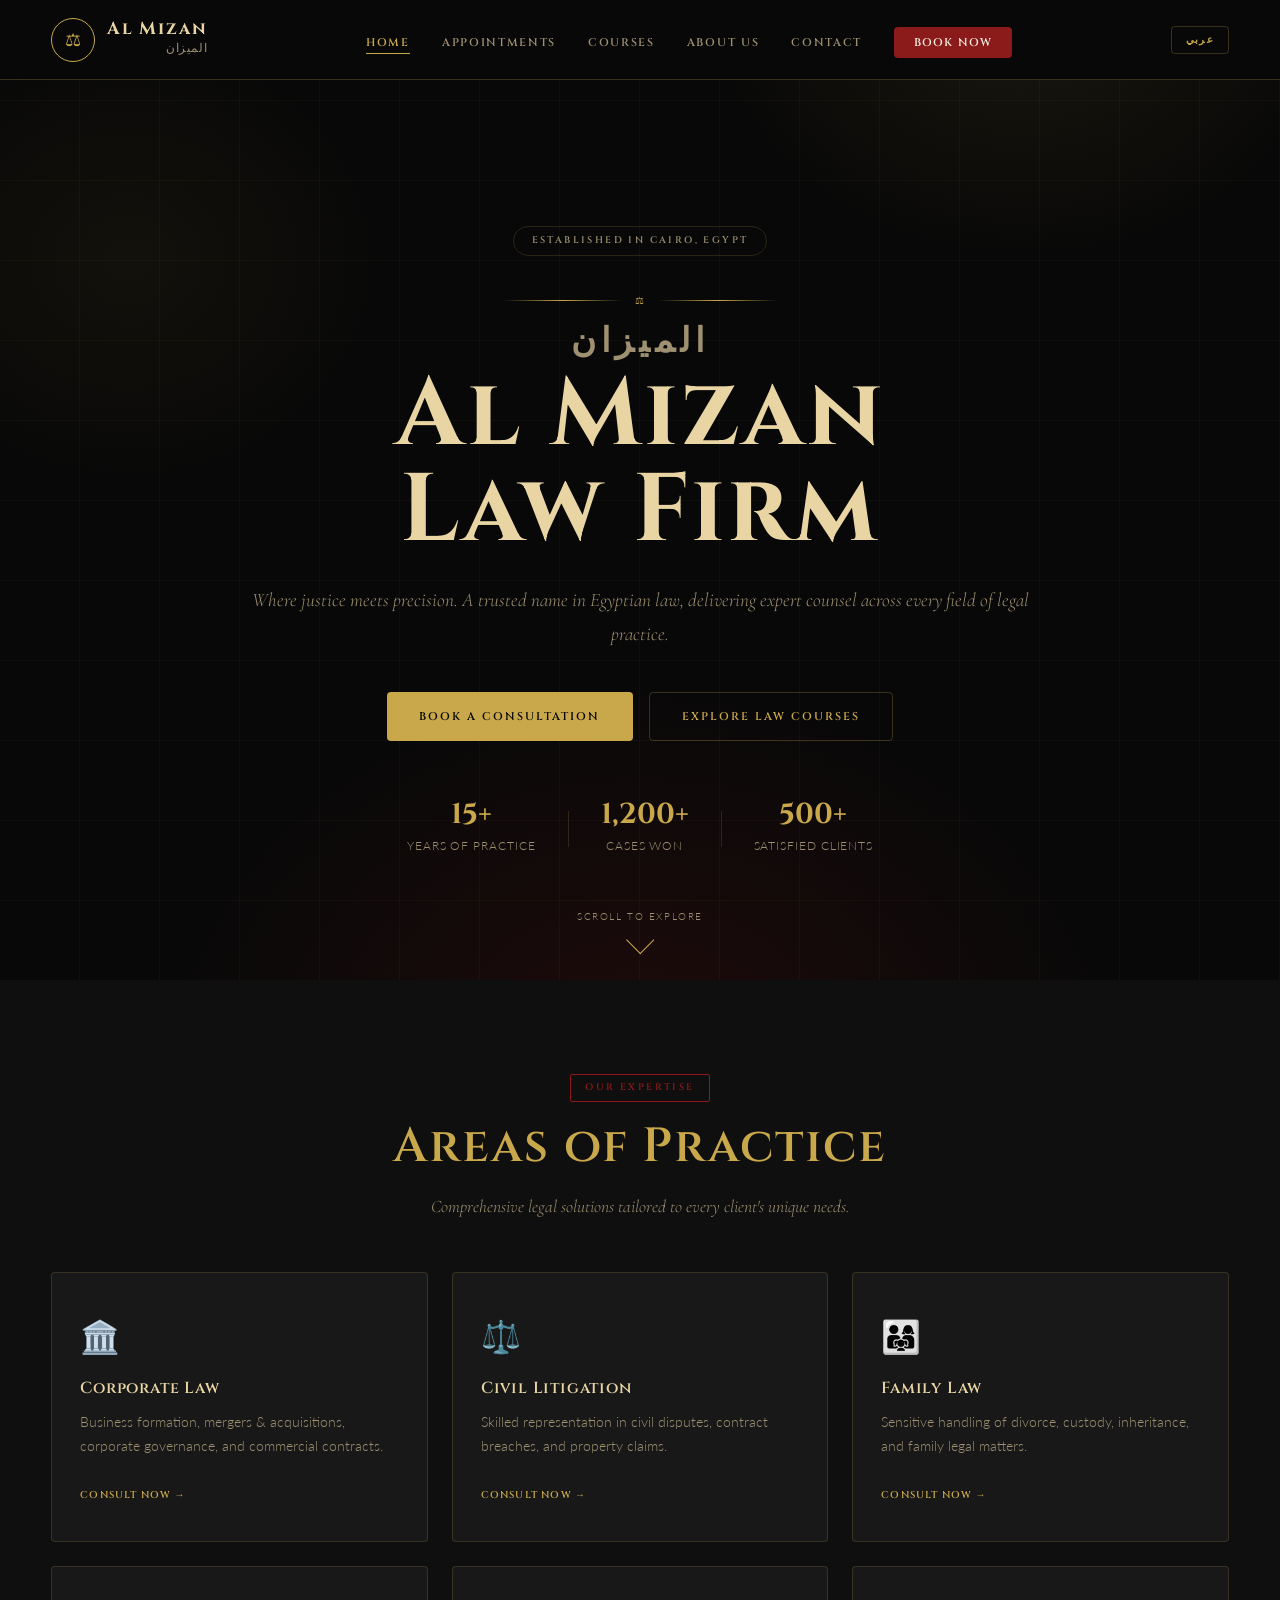
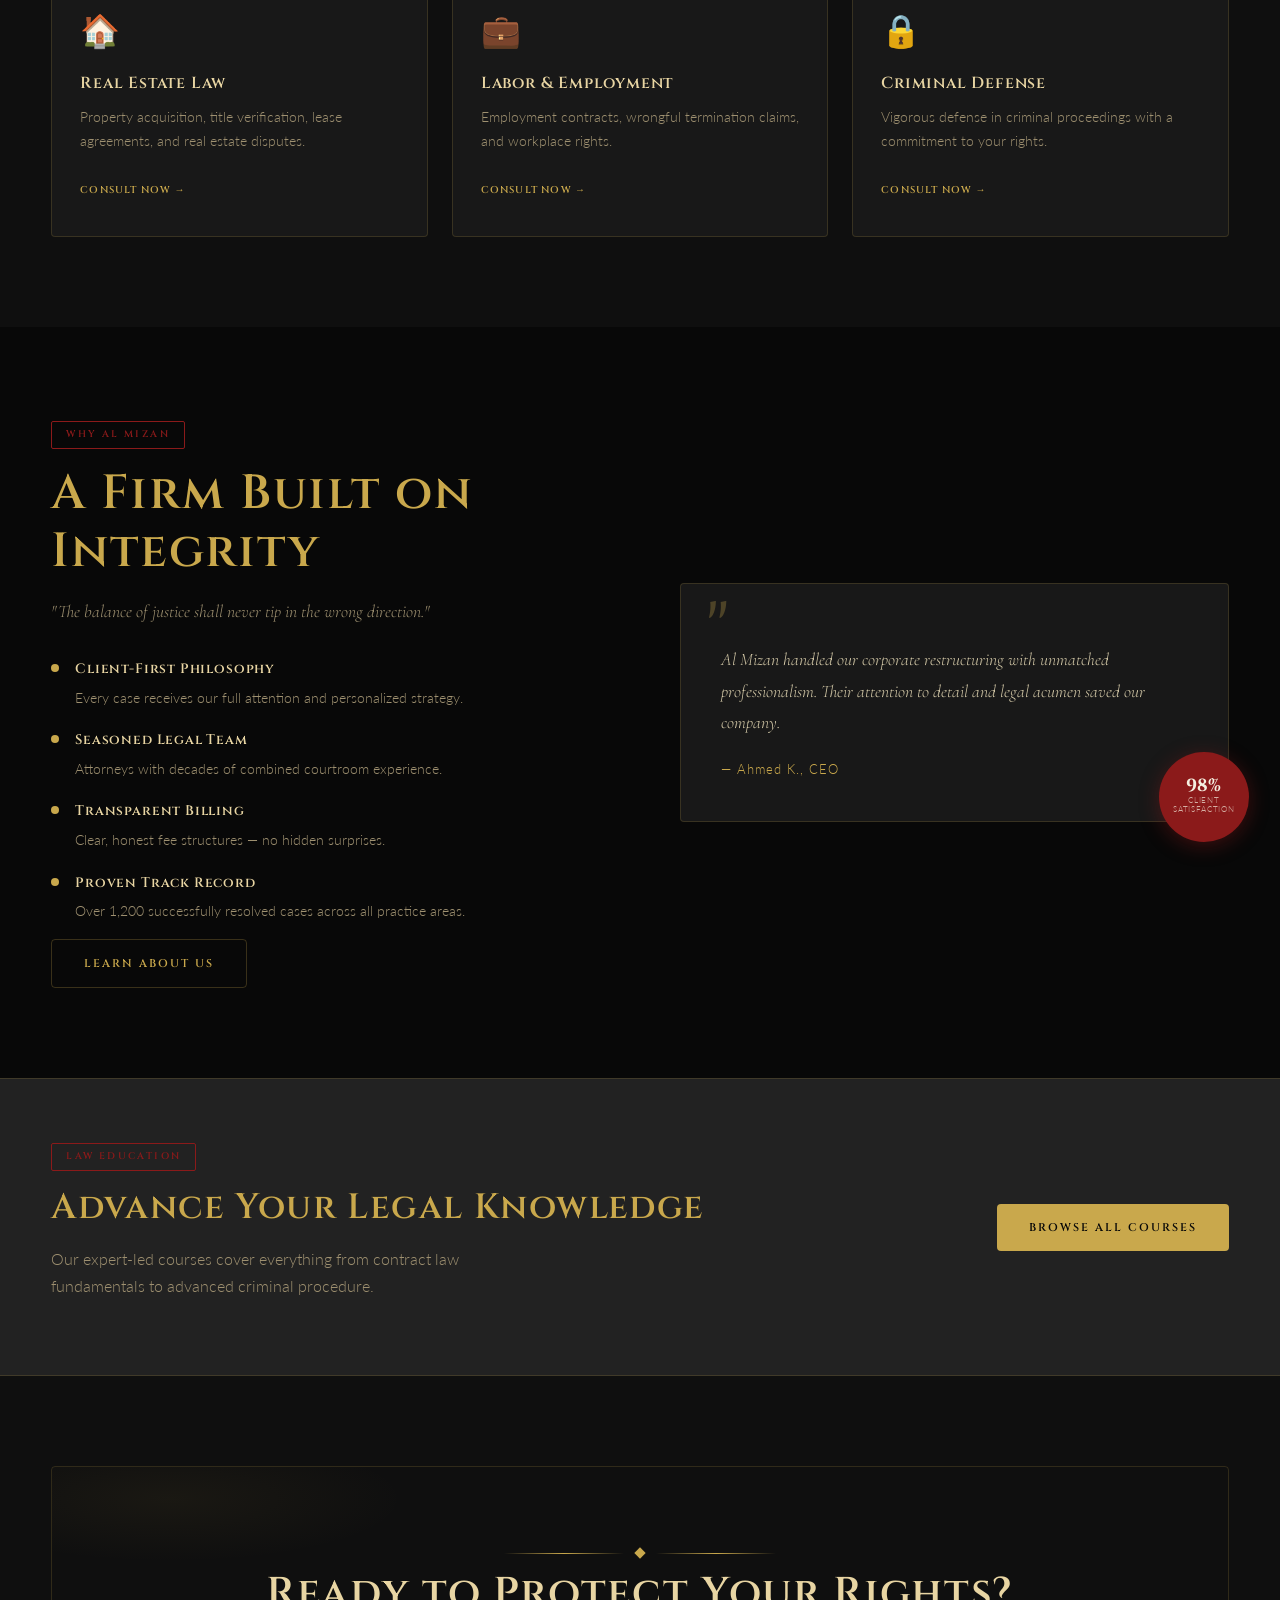
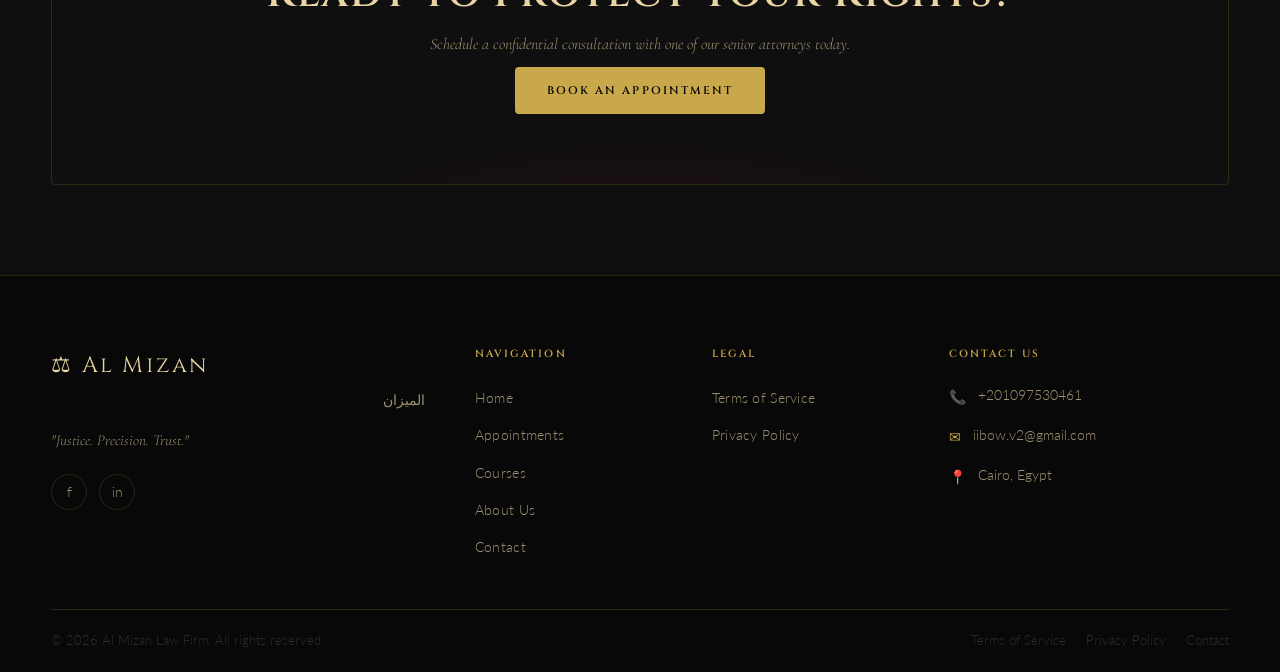
<file: index.html>
<!DOCTYPE html>
<html lang="en" dir="ltr">
<head>
  <meta charset="UTF-8"/>
  <meta name="viewport" content="width=device-width, initial-scale=1.0"/>
  <title>Al Mizan Law Firm — Justice. Precision. Trust.</title>
  <meta name="description" content="Al Mizan is a premier law firm in Egypt offering expert legal counsel."/>
  <link rel="stylesheet" href="css/main.css"/>
  <link rel="stylesheet" href="css/home.css"/>
</head>
<body>
<div class="page-wrap">

  <section class="hero" id="hero">
    <div class="hero-bg"></div>
    <div class="hero-content">
      <div class="hero-badge" data-i18n="hero_badge">Established in Cairo, Egypt</div>
      <div class="ornament">
        <div class="ornament-line"></div><span>⚖</span><div class="ornament-line"></div>
      </div>
      <h1 class="hero-title">
        <span class="hero-title-ar">الميزان</span>
        <span data-i18n-html="hero_title">Al Mizan<br/>Law Firm</span>
      </h1>
      <p class="hero-sub" data-i18n="hero_sub">Where justice meets precision. A trusted name in Egyptian law, delivering expert counsel across every field of legal practice.</p>
      <div class="hero-actions">
        <a href="appointments.html" class="btn btn-gold" data-i18n="hero_cta1">Book a Consultation</a>
        <a href="courses.html" class="btn btn-outline" data-i18n="hero_cta2">Explore Law Courses</a>
      </div>
      <div class="hero-stats">
        <div class="hero-stat">
          <span class="hero-stat-num" data-i18n="hero_stat1_num">15+</span>
          <span class="hero-stat-label" data-i18n="hero_stat1_lbl">Years of Practice</span>
        </div>
        <div class="hero-stat-div"></div>
        <div class="hero-stat">
          <span class="hero-stat-num" data-i18n="hero_stat2_num">1,200+</span>
          <span class="hero-stat-label" data-i18n="hero_stat2_lbl">Cases Won</span>
        </div>
        <div class="hero-stat-div"></div>
        <div class="hero-stat">
          <span class="hero-stat-num" data-i18n="hero_stat3_num">500+</span>
          <span class="hero-stat-label" data-i18n="hero_stat3_lbl">Satisfied Clients</span>
        </div>
      </div>
    </div>
    <div class="hero-scroll-hint">
      <span data-i18n="hero_scroll">Scroll to Explore</span>
      <div class="scroll-arrow"></div>
    </div>
  </section>

  <section class="section" id="services">
    <div class="container">
      <div class="text-center">
        <div class="section-tag" data-i18n="tag_expertise">Our Expertise</div>
        <h2 class="section-title"><span data-i18n="services_title">Areas of</span> <span data-i18n="services_title_sp">Practice</span></h2>
        <p class="section-sub" style="margin:0 auto 50px;" data-i18n="services_sub">Comprehensive legal solutions tailored to every client's unique needs.</p>
      </div>
      <div class="services-grid">
        <div class="service-card"><div class="service-icon">🏛️</div><h3 data-i18n="svc1_title">Corporate Law</h3><p data-i18n="svc1_desc">Business formation, mergers & acquisitions, corporate governance, and commercial contracts.</p><a href="appointments.html" class="service-link" data-i18n="consult_now">Consult Now →</a></div>
        <div class="service-card"><div class="service-icon">⚖️</div><h3 data-i18n="svc2_title">Civil Litigation</h3><p data-i18n="svc2_desc">Skilled representation in civil disputes, contract breaches, and property claims before Egyptian courts.</p><a href="appointments.html" class="service-link" data-i18n="consult_now">Consult Now →</a></div>
        <div class="service-card"><div class="service-icon">👨‍👩‍👧</div><h3 data-i18n="svc3_title">Family Law</h3><p data-i18n="svc3_desc">Sensitive handling of divorce, custody, inheritance, and family legal matters with discretion.</p><a href="appointments.html" class="service-link" data-i18n="consult_now">Consult Now →</a></div>
        <div class="service-card"><div class="service-icon">🏠</div><h3 data-i18n="svc4_title">Real Estate Law</h3><p data-i18n="svc4_desc">Property acquisition, title verification, lease agreements, and real estate dispute resolution.</p><a href="appointments.html" class="service-link" data-i18n="consult_now">Consult Now →</a></div>
        <div class="service-card"><div class="service-icon">💼</div><h3 data-i18n="svc5_title">Labor & Employment</h3><p data-i18n="svc5_desc">Employment contracts, wrongful termination claims, and workplace rights under Egyptian Labor Law.</p><a href="appointments.html" class="service-link" data-i18n="consult_now">Consult Now →</a></div>
        <div class="service-card"><div class="service-icon">🔒</div><h3 data-i18n="svc6_title">Criminal Defense</h3><p data-i18n="svc6_desc">Vigorous defense in criminal proceedings with a commitment to protecting your rights and liberty.</p><a href="appointments.html" class="service-link" data-i18n="consult_now">Consult Now →</a></div>
      </div>
    </div>
  </section>

  <section class="section why-section">
    <div class="container why-wrap">
      <div class="why-text">
        <div class="section-tag" data-i18n="tag_why">Why Al Mizan</div>
        <h2 class="section-title"><span data-i18n="why_title">A Firm Built on</span> <span data-i18n="why_title_sp">Integrity</span></h2>
        <p class="section-sub" style="font-style:italic;color:var(--muted);margin-bottom:32px;" data-i18n="why_quote_txt">"The balance of justice shall never tip in the wrong direction."</p>
        <div class="why-items">
          <div class="why-item"><div class="why-dot"></div><div><strong data-i18n="why1_title">Client-First Philosophy</strong><p data-i18n="why1_desc">Every case receives our full attention and personalized strategy.</p></div></div>
          <div class="why-item"><div class="why-dot"></div><div><strong data-i18n="why2_title">Seasoned Legal Team</strong><p data-i18n="why2_desc">Attorneys with decades of combined courtroom experience.</p></div></div>
          <div class="why-item"><div class="why-dot"></div><div><strong data-i18n="why3_title">Transparent Billing</strong><p data-i18n="why3_desc">Clear, honest fee structures — no hidden surprises.</p></div></div>
          <div class="why-item"><div class="why-dot"></div><div><strong data-i18n="why4_title">Proven Track Record</strong><p data-i18n="why4_desc">Over 1,200 successfully resolved cases across all practice areas.</p></div></div>
        </div>
        <a href="about.html" class="btn btn-outline" style="margin-top:16px;" data-i18n="why_learn">Learn About Us</a>
      </div>
      <div class="why-visual">
        <div class="why-card-big">
          <div class="why-quote">"</div>
          <p data-i18n="why_testimonial">Al Mizan handled our corporate restructuring with unmatched professionalism.</p>
          <div class="why-client" data-i18n="why_client">— Ahmed K., CEO</div>
        </div>
        <div class="why-badge-wrap">
          <div class="why-badge">
            <span class="why-badge-num">98%</span>
            <span class="why-badge-lbl" data-i18n="why_badge_lbl">Client Satisfaction</span>
          </div>
        </div>
      </div>
    </div>
  </section>

  <section class="courses-cta section-sm">
    <div class="container courses-cta-wrap">
      <div>
        <div class="section-tag" data-i18n="tag_education">Law Education</div>
        <h2 class="section-title" style="font-size:clamp(1.5rem,3vw,2.2rem);"><span data-i18n="courses_cta_title">Advance Your Legal</span> <span data-i18n="courses_cta_sp">Knowledge</span></h2>
        <p style="color:var(--muted);max-width:480px;" data-i18n="courses_cta_sub">Our expert-led courses cover everything from contract law fundamentals to advanced criminal procedure.</p>
      </div>
      <a href="courses.html" class="btn btn-gold" style="flex-shrink:0;" data-i18n="courses_browse">Browse All Courses</a>
    </div>
  </section>

  <section class="section book-cta">
    <div class="container">
      <div class="book-cta-inner">
        <div class="book-cta-bg"></div>
        <div class="book-cta-content">
          <div class="ornament"><div class="ornament-line"></div><div class="ornament-diamond"></div><div class="ornament-line"></div></div>
          <h2 data-i18n="book_cta_title">Ready to Protect Your Rights?</h2>
          <p data-i18n="book_cta_sub">Schedule a confidential consultation with one of our senior attorneys today.</p>
          <a href="appointments.html" class="btn btn-gold" style="margin-top:8px;" data-i18n="book_cta_btn">Book an Appointment</a>
        </div>
      </div>
    </div>
  </section>

</div>
<script src="js/config.js"></script>
<script src="js/main.js"></script>
<script src="js/i18n.js"></script>
</body>
</html>
</file>
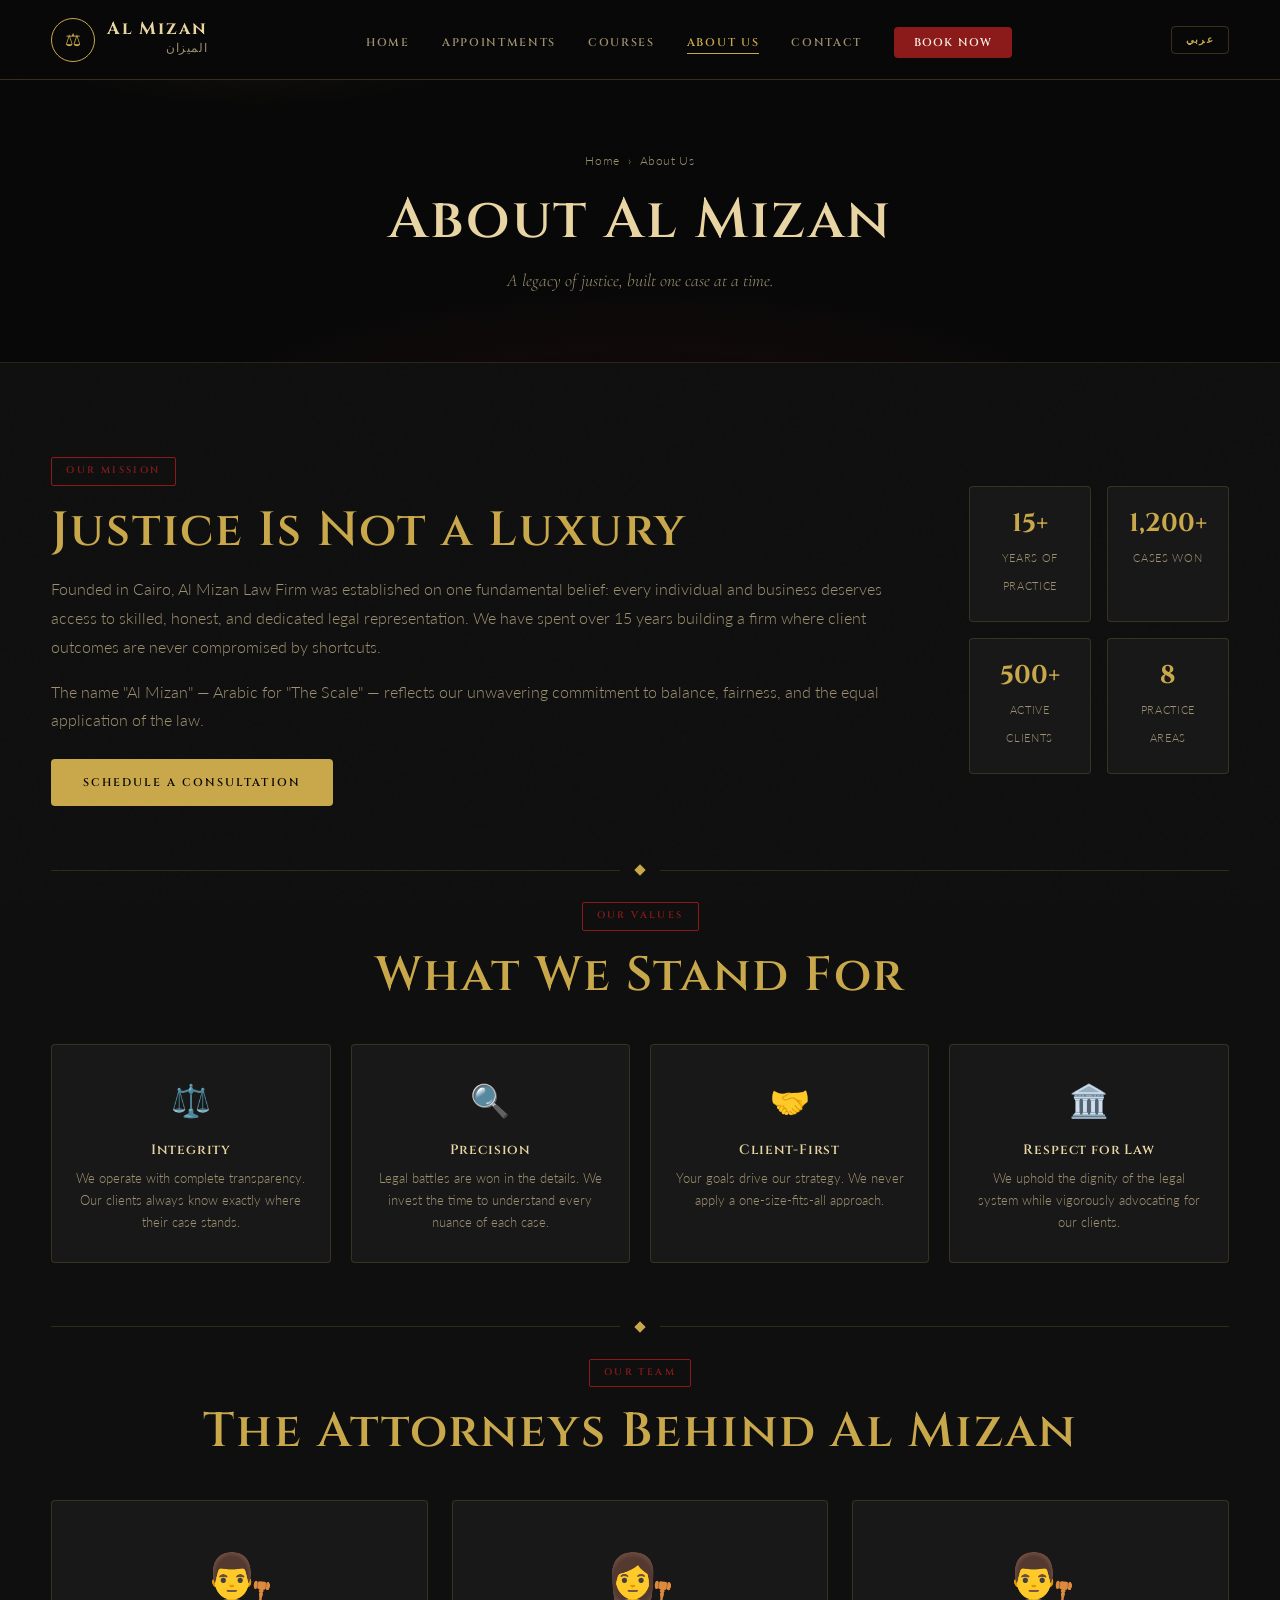
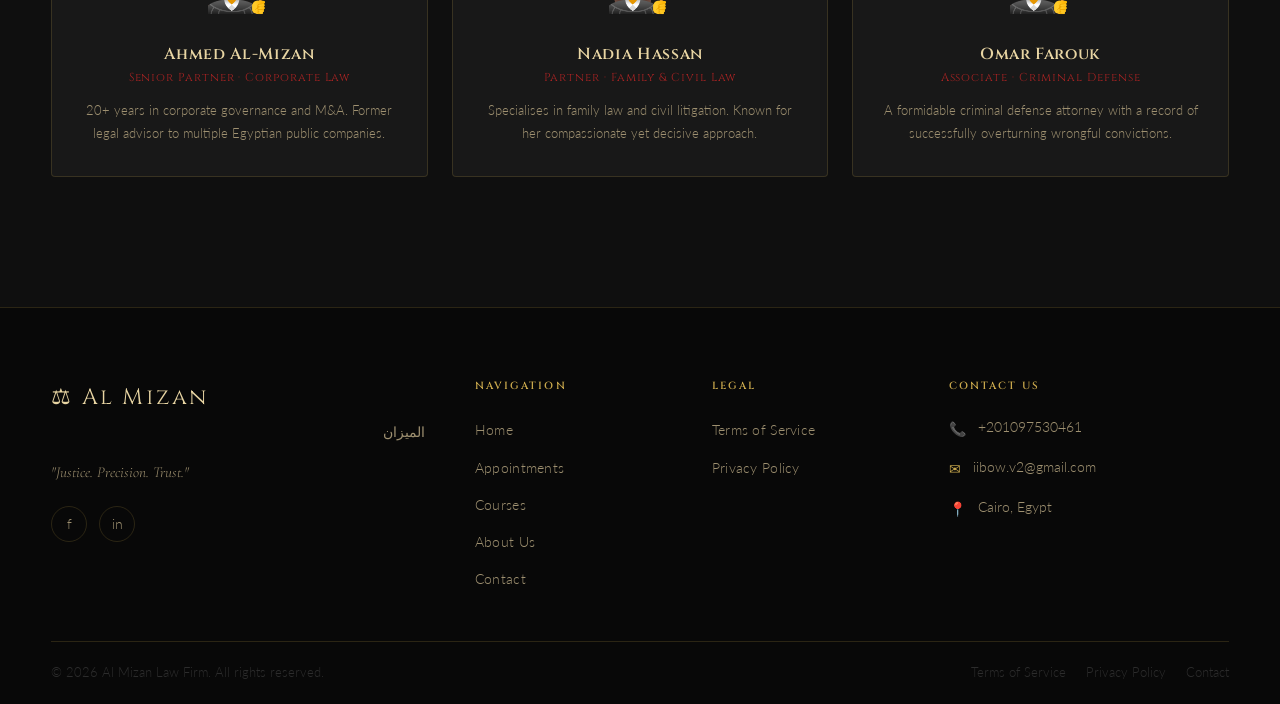
<file: about.html>
<!DOCTYPE html>
<html lang="en" dir="ltr">
<head>
  <meta charset="UTF-8"/>
  <meta name="viewport" content="width=device-width, initial-scale=1.0"/>
  <title>About Us — Al Mizan Law Firm</title>
  <link rel="stylesheet" href="css/main.css"/>
  <link rel="stylesheet" href="css/pages.css"/>
</head>
<body>
<div class="page-wrap">
  <div class="page-hero">
    <div class="page-hero-content">
      <div class="breadcrumb"><a href="index.html" data-i18n="bc_home">Home</a><span class="breadcrumb-sep">›</span><span data-i18n="bc_about">About Us</span></div>
      <h1 class="page-hero-title" data-i18n="about_hero_title">About Al Mizan</h1>
      <p class="page-hero-sub" data-i18n="about_hero_sub">A legacy of justice, built one case at a time.</p>
    </div>
  </div>
  <section class="section">
    <div class="container">

      <div class="about-intro">
        <div class="about-intro-text">
          <div class="section-tag" data-i18n="tag_mission">Our Mission</div>
          <h2 class="section-title"><span data-i18n="about_title">Justice Is Not a</span> <span data-i18n="about_title_sp">Luxury</span></h2>
          <p data-i18n="about_p1">Founded in Cairo, Al Mizan Law Firm was established on one fundamental belief: every individual and business deserves access to skilled, honest, and dedicated legal representation.</p>
          <p data-i18n="about_p2">The name "Al Mizan" — Arabic for "The Scale" — reflects our unwavering commitment to balance, fairness, and the equal application of the law.</p>
          <a href="appointments.html" class="btn btn-gold" style="margin-top:8px;" data-i18n="about_cta">Schedule a Consultation</a>
        </div>
        <div class="about-intro-stats">
          <div class="stat-card"><span class="stat-num">15+</span><span class="stat-lbl" data-i18n="stat1_lbl">Years of Practice</span></div>
          <div class="stat-card"><span class="stat-num">1,200+</span><span class="stat-lbl" data-i18n="stat2_lbl">Cases Won</span></div>
          <div class="stat-card"><span class="stat-num">500+</span><span class="stat-lbl" data-i18n="stat3_lbl">Active Clients</span></div>
          <div class="stat-card"><span class="stat-num">8</span><span class="stat-lbl" data-i18n="stat4_lbl">Practice Areas</span></div>
        </div>
      </div>

      <div class="divider"><div class="divider-diamond"></div></div>

      <div class="text-center" style="margin-bottom:40px;">
        <div class="section-tag" data-i18n="tag_values">Our Values</div>
        <h2 class="section-title"><span data-i18n="values_title">What We Stand</span> <span data-i18n="values_sp">For</span></h2>
      </div>
      <div class="values-grid">
        <div class="value-card"><div class="value-icon">⚖️</div><h3 data-i18n="val1_title">Integrity</h3><p data-i18n="val1_desc">We operate with complete transparency. Our clients always know exactly where their case stands.</p></div>
        <div class="value-card"><div class="value-icon">🔍</div><h3 data-i18n="val2_title">Precision</h3><p data-i18n="val2_desc">Legal battles are won in the details. We invest the time to understand every nuance of each case.</p></div>
        <div class="value-card"><div class="value-icon">🤝</div><h3 data-i18n="val3_title">Client-First</h3><p data-i18n="val3_desc">Your goals drive our strategy. We never apply a one-size-fits-all approach.</p></div>
        <div class="value-card"><div class="value-icon">🏛️</div><h3 data-i18n="val4_title">Respect for Law</h3><p data-i18n="val4_desc">We uphold the dignity of the legal system while vigorously advocating for our clients.</p></div>
      </div>

      <div class="divider"><div class="divider-diamond"></div></div>

      <div class="text-center" style="margin-bottom:40px;">
        <div class="section-tag" data-i18n="tag_team">Our Team</div>
        <h2 class="section-title"><span data-i18n="team_title">The Attorneys Behind</span> <span data-i18n="team_sp">Al Mizan</span></h2>
      </div>
      <div class="team-grid">
        <div class="team-card"><div class="team-avatar">👨‍⚖️</div><h3 data-i18n="team1_name">Ahmed Al-Mizan</h3><span class="team-role" data-i18n="team1_role">Senior Partner · Corporate Law</span><p data-i18n="team1_bio">20+ years in corporate governance and M&A. Former legal advisor to multiple Egyptian public companies.</p></div>
        <div class="team-card"><div class="team-avatar">👩‍⚖️</div><h3 data-i18n="team2_name">Nadia Hassan</h3><span class="team-role" data-i18n="team2_role">Partner · Family & Civil Law</span><p data-i18n="team2_bio">Specialises in family law and civil litigation. Known for her compassionate yet decisive approach.</p></div>
        <div class="team-card"><div class="team-avatar">👨‍⚖️</div><h3 data-i18n="team3_name">Omar Farouk</h3><span class="team-role" data-i18n="team3_role">Associate · Criminal Defense</span><p data-i18n="team3_bio">A formidable criminal defense attorney with a record of successfully overturning wrongful convictions.</p></div>
      </div>

    </div>
  </section>
</div>
<script src="js/config.js"></script>
<script src="js/main.js"></script>
<script src="js/i18n.js"></script>
</body>
</html>
</file>
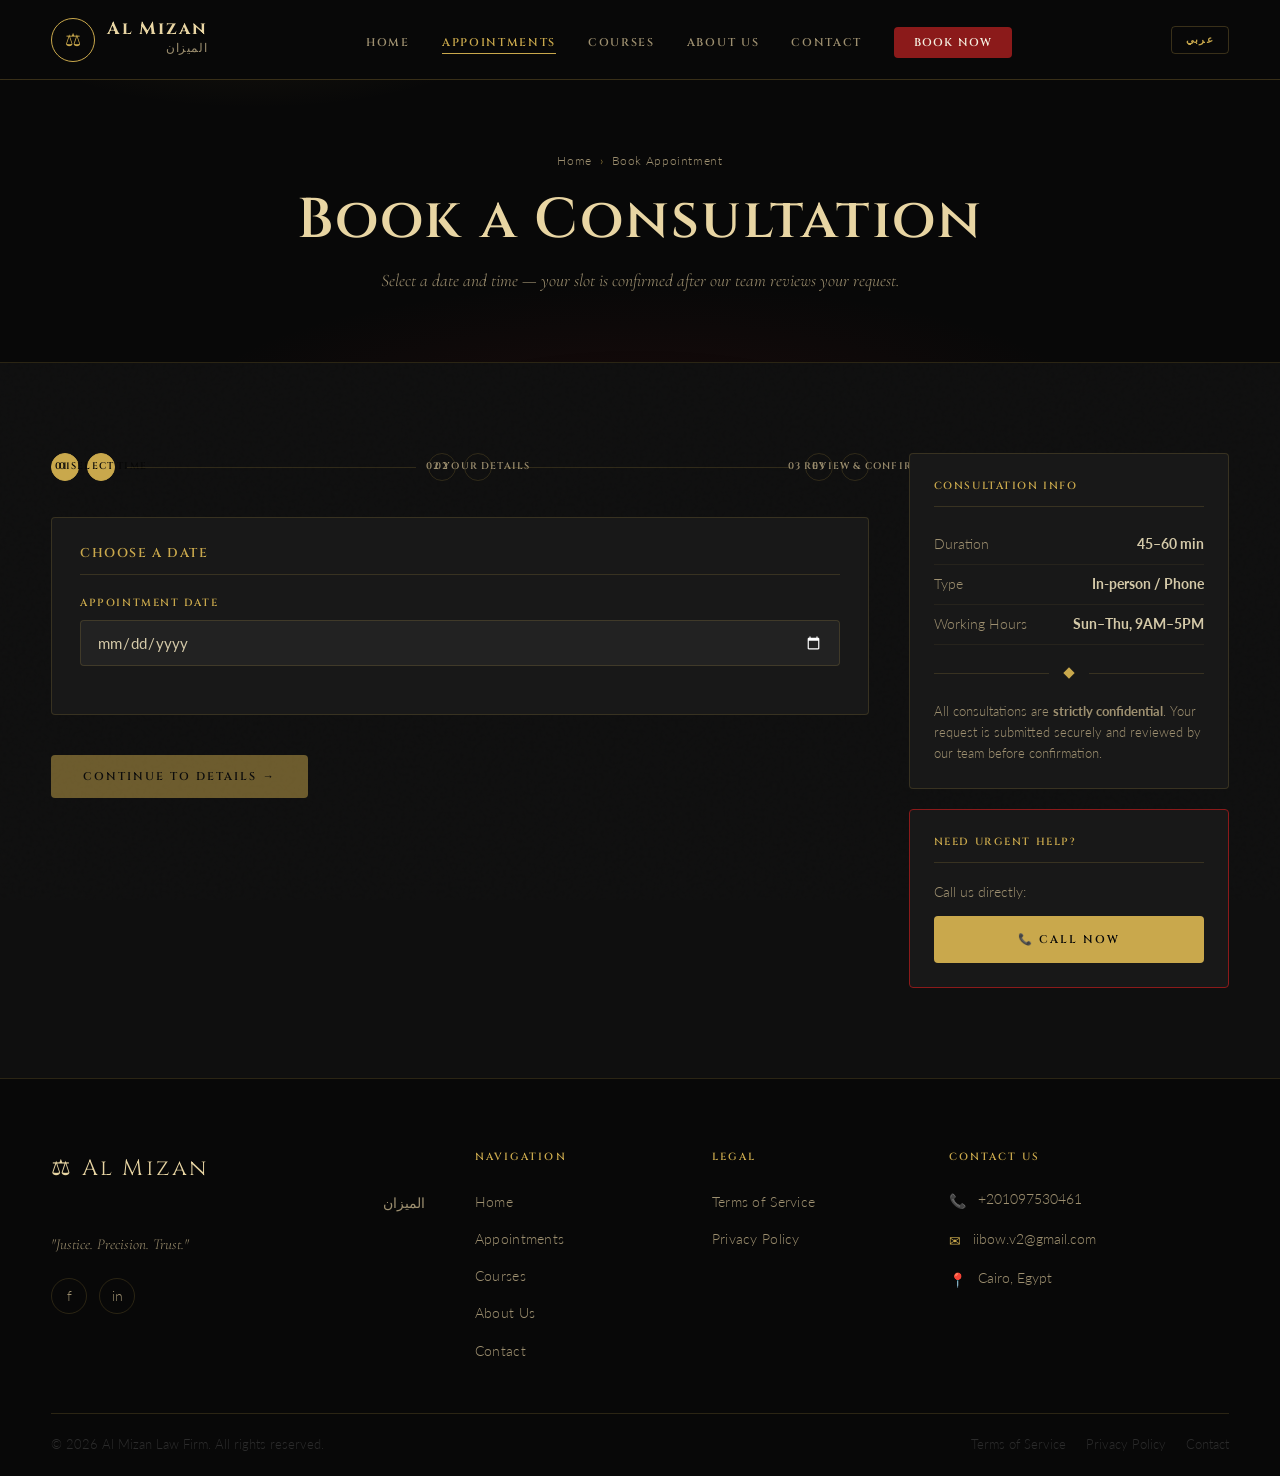
<file: appointments.html>
<!DOCTYPE html>
<html lang="en" dir="ltr">
<head>
  <meta charset="UTF-8"/>
  <meta name="viewport" content="width=device-width, initial-scale=1.0"/>
  <title>Book an Appointment — Al Mizan Law Firm</title>
  <link rel="stylesheet" href="css/main.css"/>
  <link rel="stylesheet" href="css/appointments.css"/>
</head>
<body>
<div class="page-wrap">

  <div class="page-hero">
    <div class="page-hero-content">
      <div class="breadcrumb">
        <a href="index.html" data-i18n="bc_home">Home</a>
        <span class="breadcrumb-sep">›</span>
        <span data-i18n="bc_appointments">Book Appointment</span>
      </div>
      <h1 class="page-hero-title" data-i18n="appt_hero_title">Book a Consultation</h1>
      <p class="page-hero-sub" data-i18n="appt_hero_sub">Select a date and time — your slot is confirmed after our team reviews your request.</p>
    </div>
  </div>

  <section class="section">
    <div class="container">
      <div class="appt-layout">

        <div class="appt-form-col">
          <div class="steps-bar">
            <div class="step active" id="step1Ind"><span>01</span> <span data-i18n="step1_label">Select Time</span></div>
            <div class="step-line"></div>
            <div class="step" id="step2Ind"><span>02</span> <span data-i18n="step2_label">Your Details</span></div>
            <div class="step-line"></div>
            <div class="step" id="step3Ind"><span>03</span> <span data-i18n="step3_label">Review & Confirm</span></div>
          </div>

          <!-- Step 1 -->
          <div id="stepPanel1" class="step-panel">
            <div class="appt-block">
              <h3 class="appt-block-title" data-i18n="appt_choose_date">Choose a Date</h3>
              <div class="form-group">
                <label class="form-label" data-i18n="appt_date_lbl">Appointment Date</label>
                <input type="date" id="apptDate" class="form-control" min=""/>
              </div>
            </div>
            <div class="appt-block" id="slotsBlock" style="display:none;">
              <h3 class="appt-block-title" data-i18n="appt_slots_title">Available Time Slots</h3>
              <div id="slotsContainer"><div class="spinner"></div></div>
            </div>
            <div id="noSlotsMsg" class="alert alert-info" style="display:none;" data-i18n="appt_no_slots">No available slots for this date. Please select another day.</div>
            <button class="btn btn-gold" id="step1Next" disabled style="margin-top:20px;" data-i18n="step1_next">Continue to Details →</button>
          </div>

          <!-- Step 2 -->
          <div id="stepPanel2" class="step-panel" style="display:none;">
            <div class="appt-block">
              <h3 class="appt-block-title" data-i18n="appt_info_title">Your Information</h3>
              <div class="form-grid-2">
                <div class="form-group">
                  <label class="form-label" data-i18n="lbl_fullname">Full Name *</label>
                  <input type="text" id="apptName" class="form-control" data-i18n-placeholder="ph_name" placeholder="Ahmed Mohamed" required/>
                </div>
                <div class="form-group">
                  <label class="form-label" data-i18n="lbl_phone">Phone Number *</label>
                  <input type="tel" id="apptPhone" class="form-control" data-i18n-placeholder="ph_phone" placeholder="+20 100 000 0000" required/>
                </div>
              </div>
              <div class="form-group">
                <label class="form-label" data-i18n="lbl_email">Email Address *</label>
                <input type="email" id="apptEmail" class="form-control" data-i18n-placeholder="ph_email" placeholder="you@example.com" required/>
              </div>
              <div class="form-group">
                <label class="form-label" data-i18n="lbl_service">Legal Service Required *</label>
                <select id="apptService" class="form-control" required>
                  <option value="" disabled selected data-i18n="svc_placeholder">— Select a service —</option>
                  <option data-i18n="svc_opt1">Legal Consultation</option>
                  <option data-i18n="svc_opt2">Contract Review</option>
                  <option data-i18n="svc_opt3">Corporate Law</option>
                  <option data-i18n="svc_opt4">Civil Litigation</option>
                  <option data-i18n="svc_opt5">Family Law</option>
                  <option data-i18n="svc_opt6">Real Estate Law</option>
                  <option data-i18n="svc_opt7">Labor & Employment</option>
                  <option data-i18n="svc_opt8">Criminal Defense</option>
                  <option data-i18n="svc_opt9">Other</option>
                </select>
              </div>
              <div class="form-group">
                <label class="form-label" data-i18n="lbl_notes">Brief Description (optional)</label>
                <textarea id="apptNotes" class="form-control" data-i18n-placeholder="ph_notes" placeholder="Describe your situation briefly…" rows="4"></textarea>
              </div>
            </div>
            <div style="display:flex;gap:12px;margin-top:8px;">
              <button class="btn btn-outline" id="step2Back" data-i18n="step2_back">← Back</button>
              <button class="btn btn-gold" id="step2Next" data-i18n="step2_next">Review Appointment →</button>
            </div>
          </div>

          <!-- Step 3 -->
          <div id="stepPanel3" class="step-panel" style="display:none;">
            <div class="appt-block">
              <h3 class="appt-block-title" data-i18n="appt_review_title">Review Your Appointment</h3>
              <div id="reviewBlock" class="review-grid"></div>
              <div class="alert alert-info" style="margin-top:20px;" data-i18n-html="appt_review_warn">
                ⚠ Your appointment request will be reviewed by our team. You will be contacted once it is <strong>confirmed</strong>.
              </div>
            </div>
            <div id="formAlert"></div>
            <div style="display:flex;gap:12px;margin-top:8px;">
              <button class="btn btn-outline" id="step3Back" data-i18n="step3_back">← Edit Details</button>
              <button class="btn btn-red" id="submitAppt" data-i18n="step3_submit">✓ Submit Request</button>
            </div>
          </div>
        </div>

        <aside class="appt-sidebar">
          <div class="sidebar-box">
            <div class="sidebar-box-title" data-i18n="sidebar_info">Consultation Info</div>
            <div class="sidebar-detail-item">
              <span data-i18n="sidebar_duration">Duration</span>
              <strong data-i18n="sidebar_dur_val">45–60 min</strong>
            </div>
            <div class="sidebar-detail-item">
              <span data-i18n="sidebar_type">Type</span>
              <strong data-i18n="sidebar_type_val">In-person / Phone</strong>
            </div>
            <div class="sidebar-detail-item">
              <span data-i18n="sidebar_hours">Working Hours</span>
              <strong data-i18n="sidebar_hours_val">Sun–Thu, 9AM–5PM</strong>
            </div>
            <div class="divider"><div class="divider-diamond"></div></div>
            <p class="sidebar-note" data-i18n-html="sidebar_note">All consultations are <strong>strictly confidential</strong>.</p>
          </div>
          <div class="sidebar-box sidebar-box-contact">
            <div class="sidebar-box-title" data-i18n="sidebar_urgent">Need Urgent Help?</div>
            <p style="font-size:0.85rem;color:var(--muted);margin-bottom:12px;" data-i18n="sidebar_call_desc">Call us directly:</p>
            <a href="tel:+201097530461" class="btn btn-gold" style="width:100%;justify-content:center;" data-i18n="call_now">📞 Call Now</a>
          </div>
        </aside>

      </div>
    </div>
  </section>

</div>
<script src="js/config.js"></script>
<script src="js/main.js"></script>
<script src="js/i18n.js"></script>
<script src="js/appointments.js"></script>
</body>
</html>
</file>
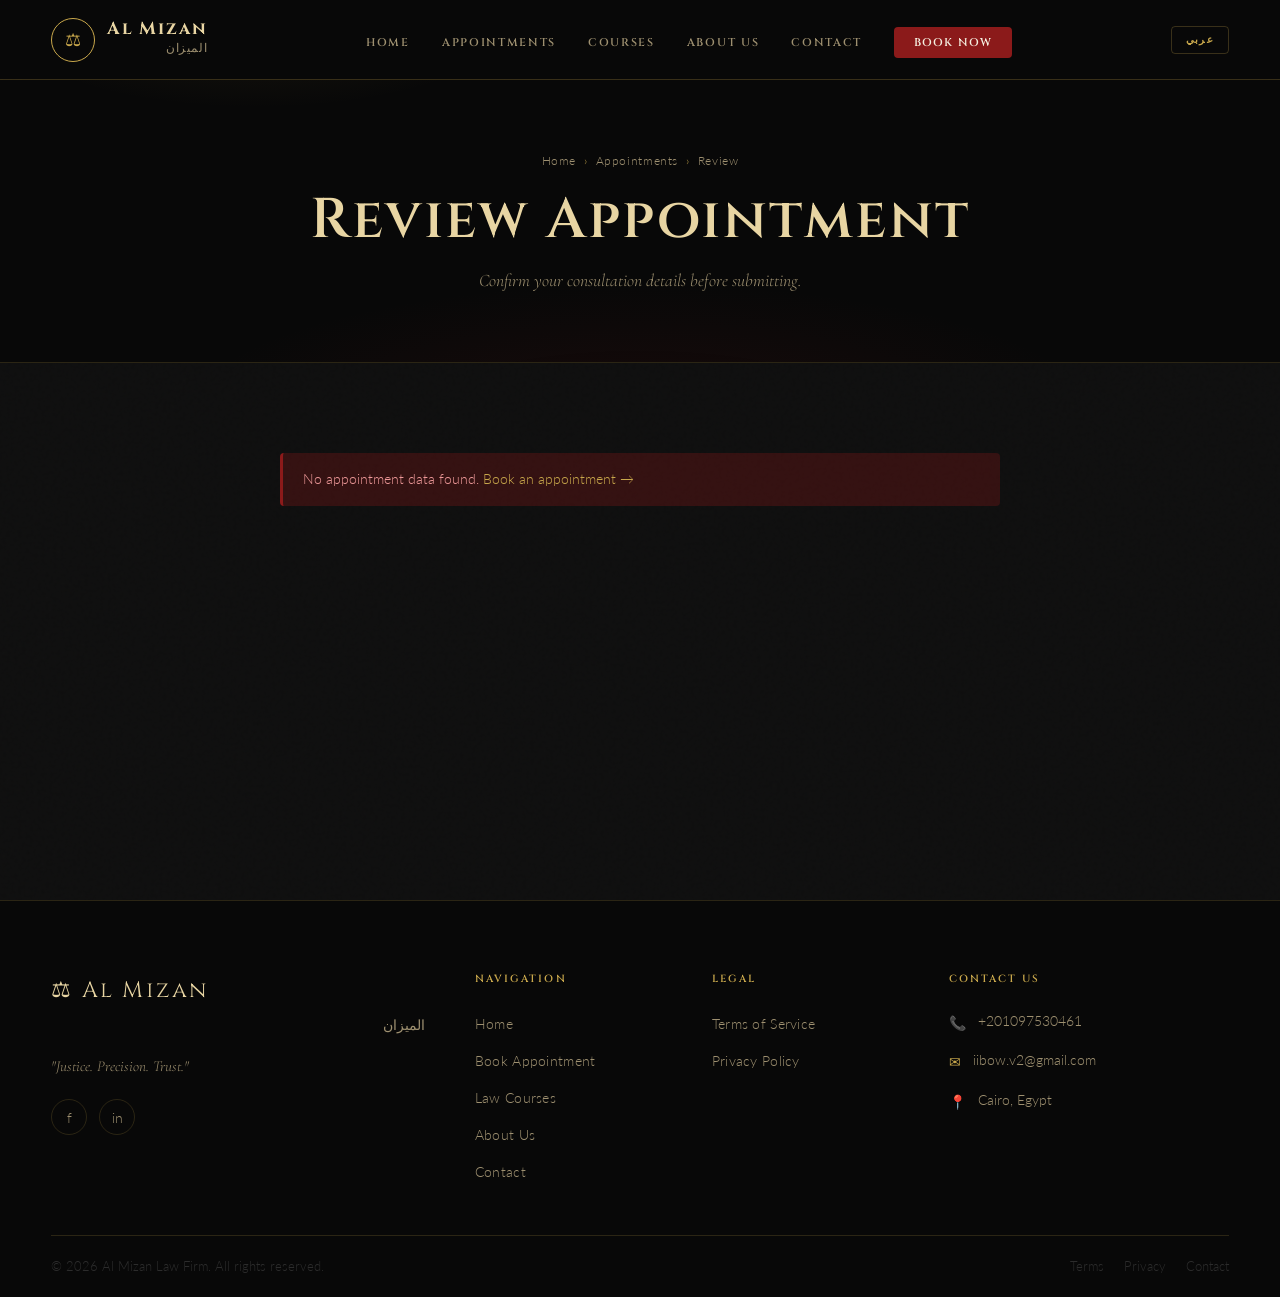
<file: checkout-appointment.html>
<!DOCTYPE html>
<html lang="en">
<head>
  <meta charset="UTF-8"/>
  <meta name="viewport" content="width=device-width, initial-scale=1.0"/>
  <title>Appointment Review — Al Mizan Law Firm</title>
  <link rel="stylesheet" href="css/main.css"/>
  <link rel="stylesheet" href="css/checkout.css"/>
</head>
<body>

<div class="page-wrap">

  <div class="page-hero">
    <div class="page-hero-content">
      <div class="breadcrumb">
        <a href="index.html">Home</a>
        <span class="breadcrumb-sep">›</span>
        <a href="appointments.html">Appointments</a>
        <span class="breadcrumb-sep">›</span>
        <span>Review</span>
      </div>
      <h1 class="page-hero-title">Review Appointment</h1>
      <p class="page-hero-sub">Confirm your consultation details before submitting.</p>
    </div>
  </div>

  <section class="section">
    <div class="container" style="max-width:720px;">

      <div id="noApptAlert" class="alert alert-error" style="display:none;">
        No appointment data found. <a href="appointments.html">Book an appointment →</a>
      </div>

      <div id="apptReviewWrap" style="display:none;">
        <div class="appt-block" style="margin-bottom:20px;">
          <h3 class="appt-block-title">Appointment Details</h3>
          <div id="apptReviewRows" class="review-grid"></div>
        </div>

        <div class="alert alert-info">
          ⚠ Your appointment is <strong>not confirmed</strong> until our team reviews and accepts it. You will be contacted via the details provided.
        </div>

        <div id="checkoutAlert" style="margin-top:16px;"></div>

        <div style="display:flex;gap:12px;margin-top:24px;">
          <a href="appointments.html" class="btn btn-outline">← Edit</a>
          <button class="btn btn-red" id="submitApptFinal">✓ Submit Appointment Request</button>
        </div>
      </div>

    </div>
  </section>

</div>

<script src="js/config.js"></script>
<script src="js/main.js"></script>
<script src="js/checkout.js"></script>
</body>
</html>
</file>
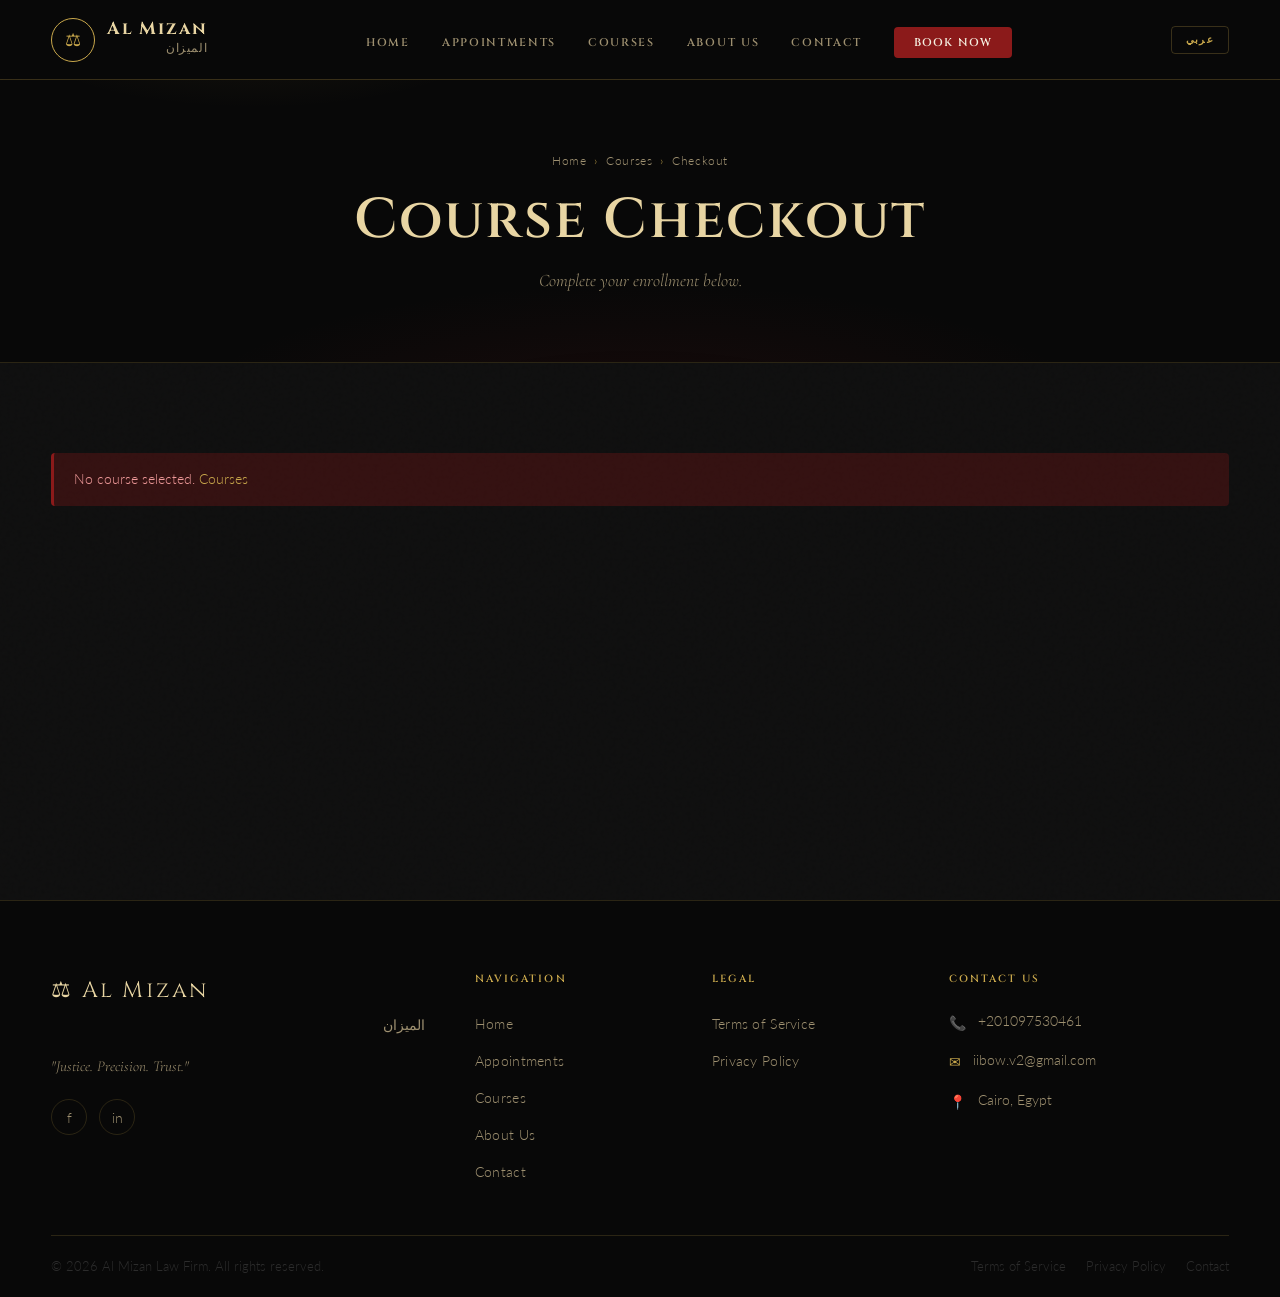
<file: checkout-course.html>
<!DOCTYPE html>
<html lang="en" dir="ltr">
<head>
  <meta charset="UTF-8"/>
  <meta name="viewport" content="width=device-width, initial-scale=1.0"/>
  <title>Course Checkout — Al Mizan Law Firm</title>
  <link rel="stylesheet" href="css/main.css"/>
  <link rel="stylesheet" href="css/checkout.css"/>
</head>
<body>
<div class="page-wrap">
  <div class="page-hero">
    <div class="page-hero-content">
      <div class="breadcrumb">
        <a href="index.html" data-i18n="bc_home">Home</a><span class="breadcrumb-sep">›</span>
        <a href="courses.html" data-i18n="bc_courses">Courses</a><span class="breadcrumb-sep">›</span>
        <span data-i18n="bc_checkout">Checkout</span>
      </div>
      <h1 class="page-hero-title" data-i18n="co_hero_title">Course Checkout</h1>
      <p class="page-hero-sub" data-i18n="co_hero_sub">Complete your enrollment below.</p>
    </div>
  </div>
  <section class="section">
    <div class="container">
      <div id="noCourseAlert" class="alert alert-error" style="display:none;">
        No course selected. <a href="courses.html" data-i18n="bc_courses">Browse courses →</a>
      </div>
      <div id="checkoutWrap" class="checkout-layout" style="display:none;">
        <div class="checkout-form-col">
          <div class="appt-block">
            <h3 class="appt-block-title" data-i18n="co_details_title">Your Details</h3>
            <div class="form-grid-2">
              <div class="form-group">
                <label class="form-label" data-i18n="lbl_fullname">Full Name *</label>
                <input type="text" id="coName" class="form-control" data-i18n-placeholder="ph_name" placeholder="Ahmed Mohamed" required/>
              </div>
              <div class="form-group">
                <label class="form-label" data-i18n="lbl_phone">Phone Number *</label>
                <input type="tel" id="coPhone" class="form-control" data-i18n-placeholder="ph_phone" placeholder="+20 100 000 0000" required/>
              </div>
            </div>
            <div class="form-group">
              <label class="form-label" data-i18n="lbl_email">Email Address *</label>
              <input type="email" id="coEmail" class="form-control" data-i18n-placeholder="ph_email" placeholder="you@example.com" required/>
            </div>
            <div class="form-group">
              <label class="form-label" data-i18n="co_notes_lbl">Additional Notes (optional)</label>
              <textarea id="coNotes" class="form-control" rows="3" data-i18n-placeholder="ph_co_notes" placeholder="Any questions or special requests…"></textarea>
            </div>
          </div>
          <div class="appt-block payment-block">
            <h3 class="appt-block-title" data-i18n="co_payment_title">Payment Instructions</h3>
            <div class="alert alert-info" style="margin-bottom:16px;" data-i18n="co_payment_warn">Please transfer the course fee to the account below, then submit this form.</div>
            <div class="payment-detail"><span data-i18n="pay_bank">Bank</span><strong id="piBank"></strong></div>
            <div class="payment-detail"><span data-i18n="pay_acct_name">Account Name</span><strong id="piName"></strong></div>
            <div class="payment-detail"><span data-i18n="pay_acct_num">Account Number</span><strong id="piAccNum"></strong></div>
            <div class="payment-detail"><span data-i18n="pay_iban">IBAN</span><strong id="piIban"></strong></div>
          </div>
          <div id="checkoutAlert"></div>
          <button class="btn btn-red" id="submitCourse" style="margin-top:8px;" data-i18n="co_submit">✓ Confirm Enrollment</button>
        </div>
        <aside class="checkout-sidebar">
          <div class="appt-block order-summary">
            <h3 class="appt-block-title" data-i18n="co_order_title">Order Summary</h3>
            <div id="courseSummary"></div>
          </div>
        </aside>
      </div>
    </div>
  </section>
</div>
<script src="js/config.js"></script>
<script src="js/main.js"></script>
<script src="js/i18n.js"></script>
<script src="js/checkout.js"></script>
</body>
</html>
</file>
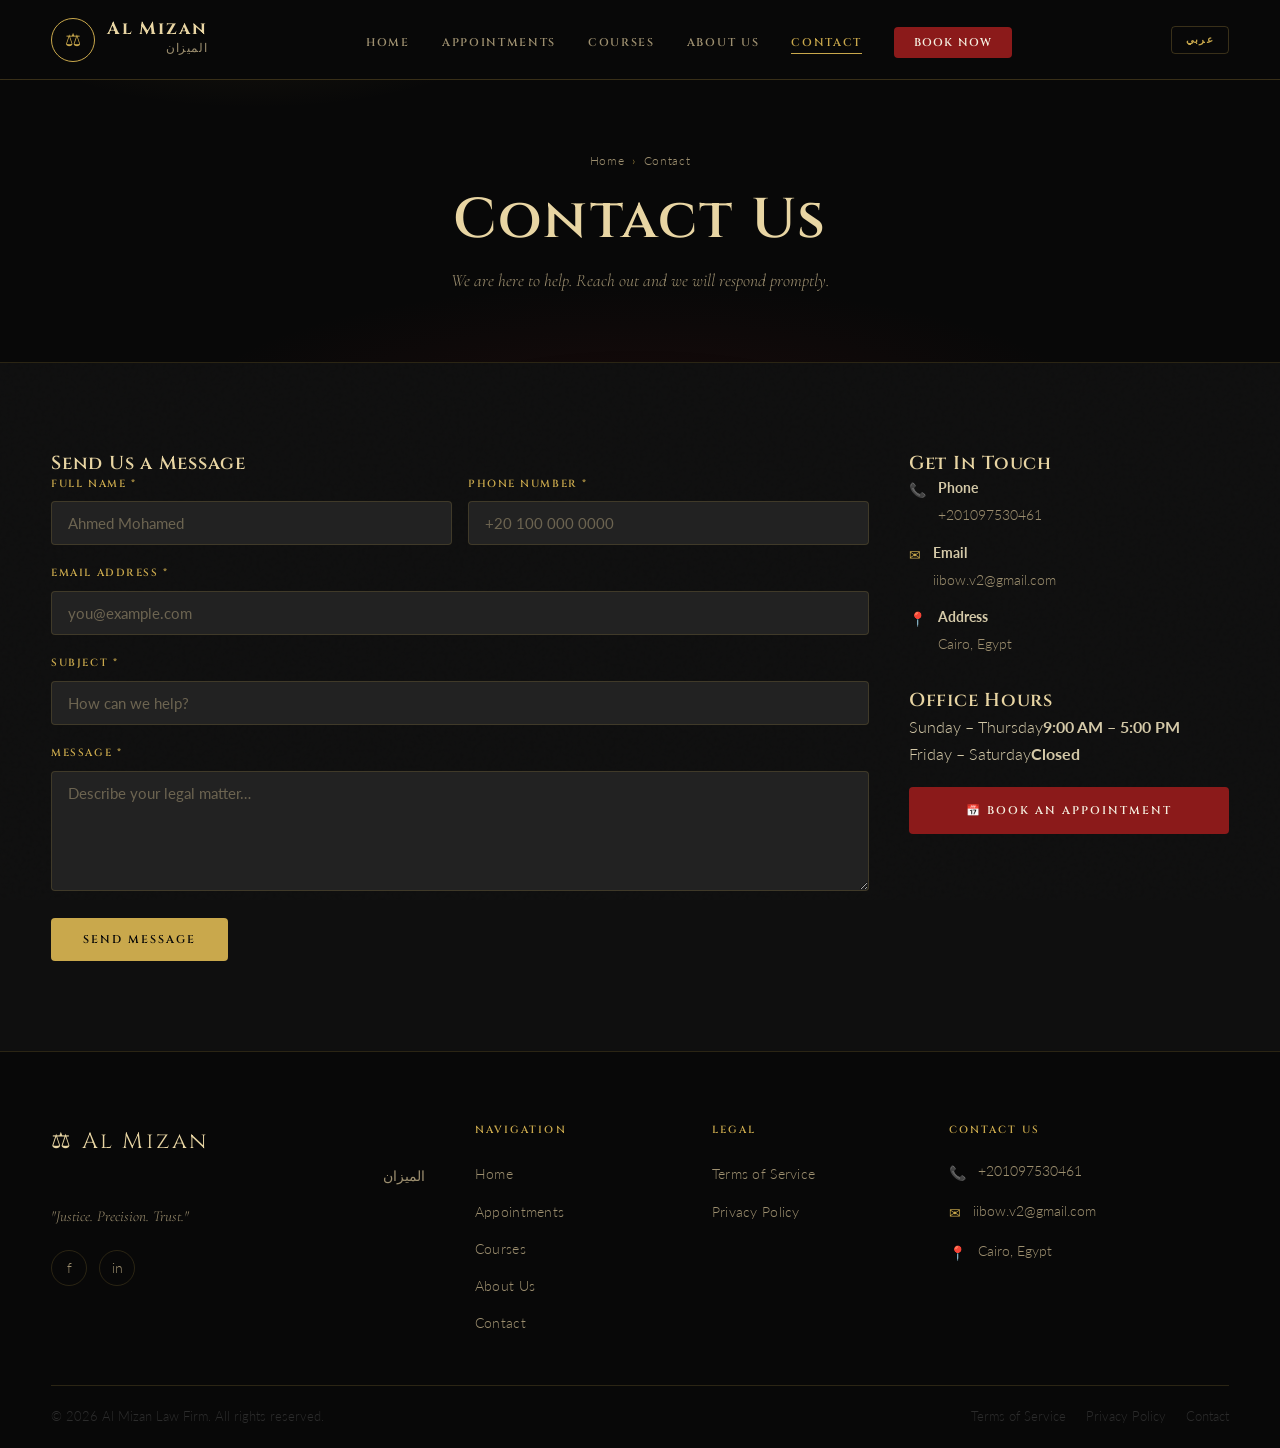
<file: contact.html>
<!DOCTYPE html>
<html lang="en" dir="ltr">
<head>
  <meta charset="UTF-8"/>
  <meta name="viewport" content="width=device-width, initial-scale=1.0"/>
  <title>Contact Us — Al Mizan Law Firm</title>
  <link rel="stylesheet" href="css/main.css"/>
  <link rel="stylesheet" href="css/pages.css"/>
</head>
<body>
<div class="page-wrap">
  <div class="page-hero">
    <div class="page-hero-content">
      <div class="breadcrumb"><a href="index.html" data-i18n="bc_home">Home</a><span class="breadcrumb-sep">›</span><span data-i18n="bc_contact">Contact</span></div>
      <h1 class="page-hero-title" data-i18n="contact_hero_title">Contact Us</h1>
      <p class="page-hero-sub" data-i18n="contact_hero_sub">We are here to help. Reach out and we will respond promptly.</p>
    </div>
  </div>
  <section class="section">
    <div class="container">
      <div class="contact-layout">
        <div>
          <div class="appt-block">
            <h3 class="appt-block-title" data-i18n="contact_form_title">Send Us a Message</h3>
            <div class="form-grid-2">
              <div class="form-group">
                <label class="form-label" data-i18n="lbl_fullname">Full Name *</label>
                <input type="text" id="ctName" class="form-control" data-i18n-placeholder="ph_name" placeholder="Ahmed Mohamed"/>
              </div>
              <div class="form-group">
                <label class="form-label" data-i18n="lbl_phone">Phone</label>
                <input type="tel" id="ctPhone" class="form-control" data-i18n-placeholder="ph_phone" placeholder="+20 100 000 0000"/>
              </div>
            </div>
            <div class="form-group">
              <label class="form-label" data-i18n="lbl_email">Email Address *</label>
              <input type="email" id="ctEmail" class="form-control" data-i18n-placeholder="ph_email" placeholder="you@example.com"/>
            </div>
            <div class="form-group">
              <label class="form-label" data-i18n="lbl_subject">Subject *</label>
              <input type="text" id="ctSubject" class="form-control" data-i18n-placeholder="ph_subject" placeholder="How can we help?"/>
            </div>
            <div class="form-group">
              <label class="form-label" data-i18n="lbl_message">Message *</label>
              <textarea id="ctMessage" class="form-control" rows="5" data-i18n-placeholder="ph_message" placeholder="Describe your legal matter…"></textarea>
            </div>
            <div id="contactAlert"></div>
            <button class="btn btn-gold" id="ctSubmit" data-i18n="ct_submit">Send Message</button>
          </div>
        </div>
        <aside class="contact-info">
          <div class="appt-block">
            <h3 class="appt-block-title" data-i18n="contact_info_title">Get In Touch</h3>
            <div class="footer-contact-item"><span class="footer-contact-icon">📞</span><div><strong style="color:var(--text);display:block;margin-bottom:3px;" data-i18n="contact_ph_lbl">Phone</strong><span id="ciPhone"></span></div></div>
            <div class="footer-contact-item"><span class="footer-contact-icon">✉</span><div><strong style="color:var(--text);display:block;margin-bottom:3px;" data-i18n="contact_em_lbl">Email</strong><span id="ciEmail"></span></div></div>
            <div class="footer-contact-item"><span class="footer-contact-icon">📍</span><div><strong style="color:var(--text);display:block;margin-bottom:3px;" data-i18n="contact_ad_lbl">Address</strong><span id="ciAddr"></span></div></div>
          </div>
          <div class="appt-block">
            <h3 class="appt-block-title" data-i18n="hours_title">Office Hours</h3>
            <div class="sidebar-detail-item"><span data-i18n="hours_row1_lbl">Sunday – Thursday</span><strong data-i18n="hours_row1_val">9:00 AM – 5:00 PM</strong></div>
            <div class="sidebar-detail-item"><span data-i18n="hours_row2_lbl">Friday – Saturday</span><strong data-i18n="hours_row2_val">Closed</strong></div>
          </div>
          <a href="appointments.html" class="btn btn-red" style="width:100%;justify-content:center;" data-i18n="contact_appt_btn">📅 Book an Appointment</a>
        </aside>
      </div>
    </div>
  </section>
</div>
<script src="js/config.js"></script>
<script src="js/main.js"></script>
<script src="js/i18n.js"></script>
<script src="js/contact.js"></script>
</body>
</html>
</file>
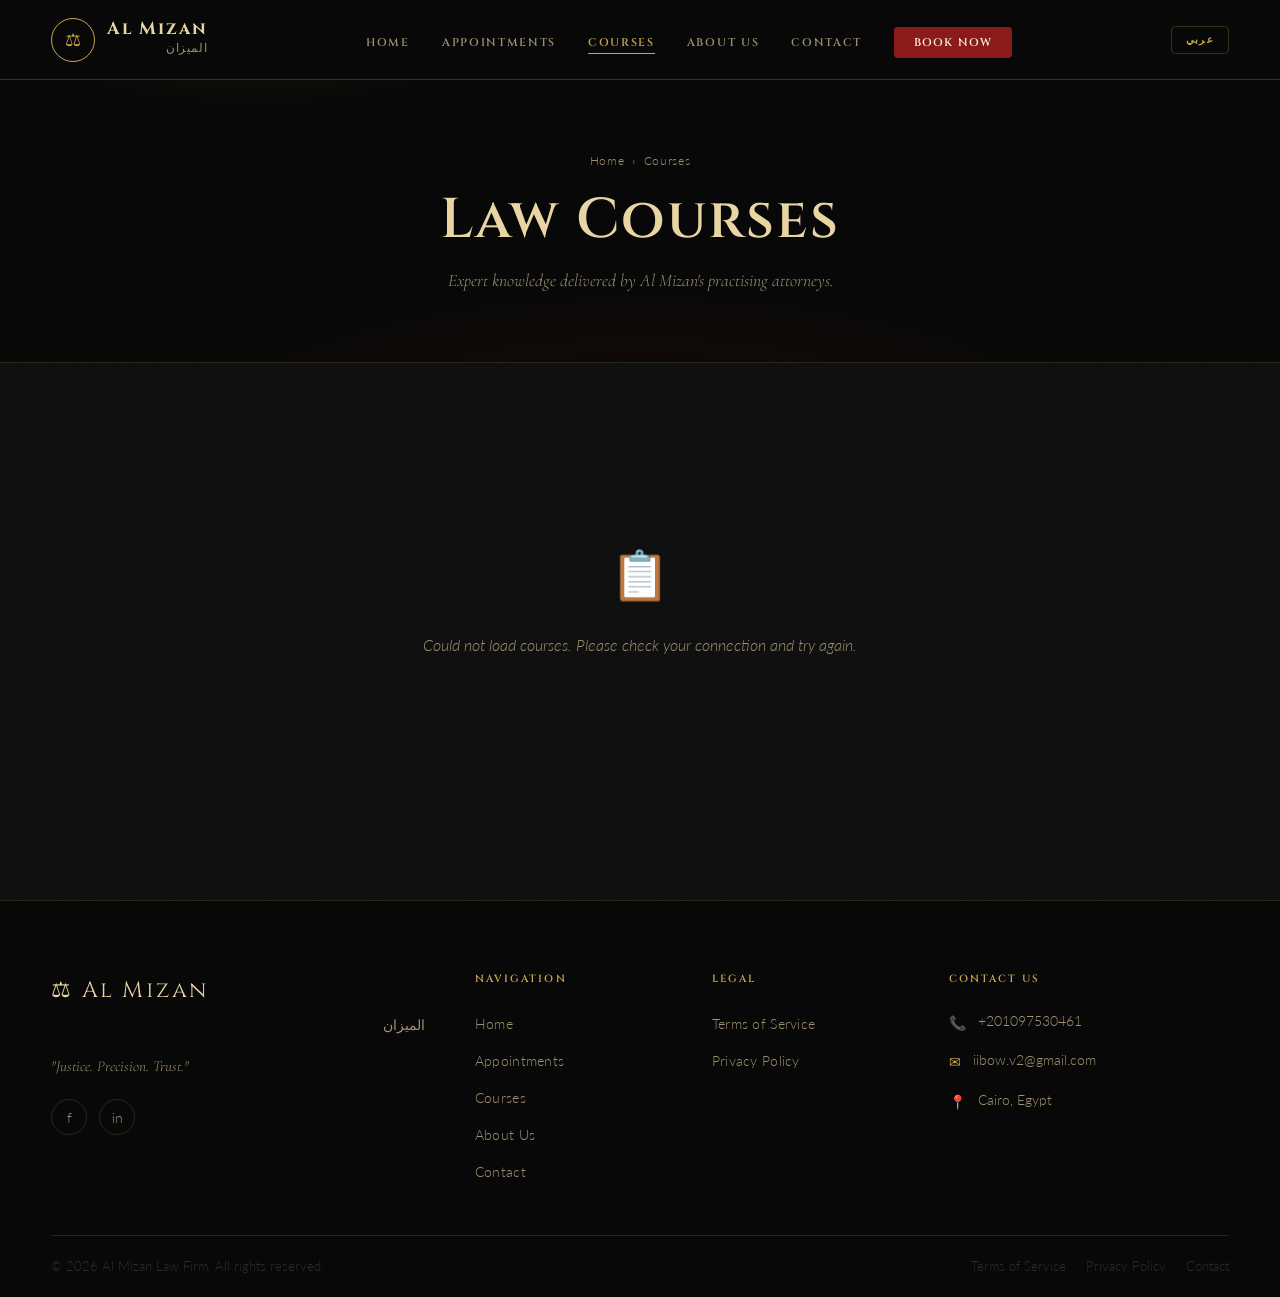
<file: courses.html>
<!DOCTYPE html>
<html lang="en" dir="ltr">
<head>
  <meta charset="UTF-8"/>
  <meta name="viewport" content="width=device-width, initial-scale=1.0"/>
  <title>Law Courses — Al Mizan Law Firm</title>
  <link rel="stylesheet" href="css/main.css"/>
  <link rel="stylesheet" href="css/courses.css"/>
</head>
<body>
<div class="page-wrap">
  <div class="page-hero">
    <div class="page-hero-content">
      <div class="breadcrumb">
        <a href="index.html" data-i18n="bc_home">Home</a>
        <span class="breadcrumb-sep">›</span>
        <span data-i18n="bc_courses">Courses</span>
      </div>
      <h1 class="page-hero-title" data-i18n="courses_hero_title">Law Courses</h1>
      <p class="page-hero-sub" data-i18n="courses_hero_sub">Expert knowledge delivered by Al Mizan's practising attorneys.</p>
    </div>
  </div>
  <section class="section">
    <div class="container">
      <div class="courses-filter-bar" id="filterBar" style="display:none;"></div>
      <div id="coursesGrid" class="courses-grid"><div class="spinner"></div></div>
    </div>
  </section>
</div>
<script src="js/config.js"></script>
<script src="js/main.js"></script>
<script src="js/i18n.js"></script>
<script src="js/courses.js"></script>
</body>
</html>
</file>
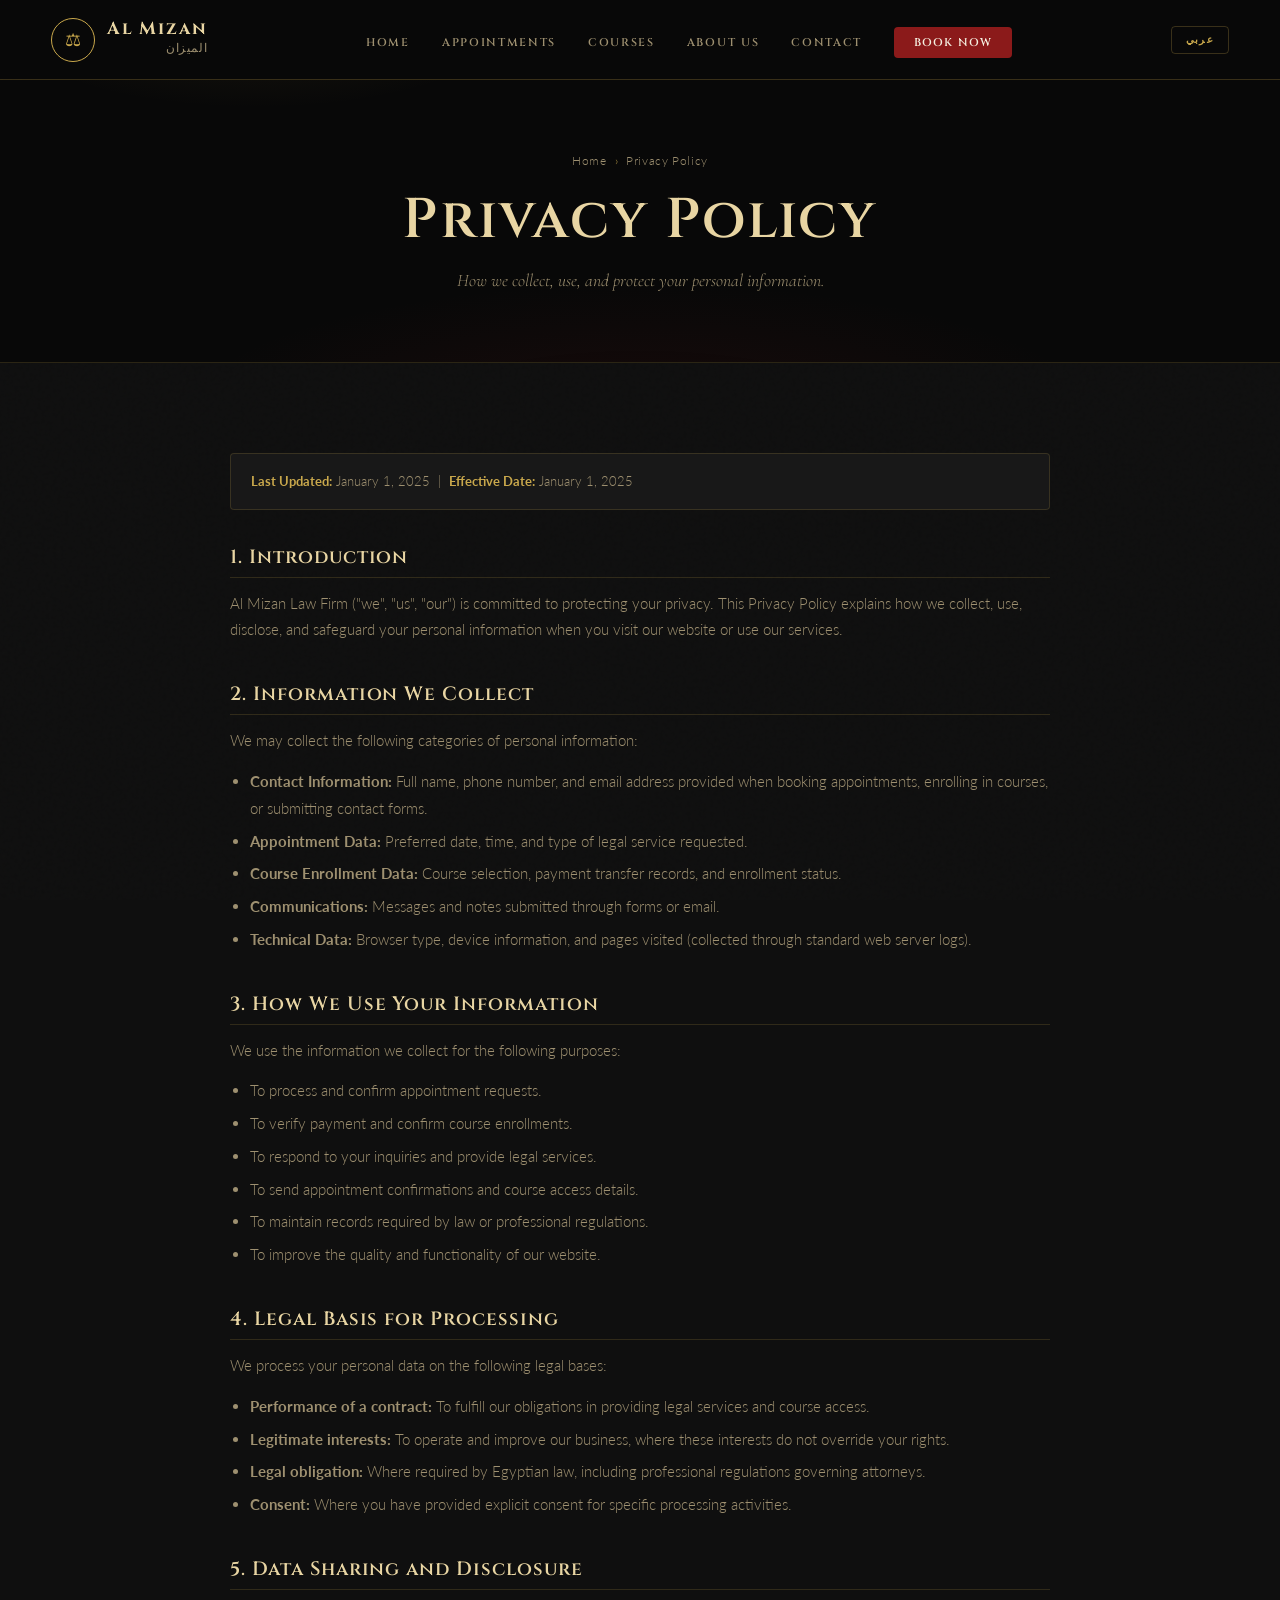
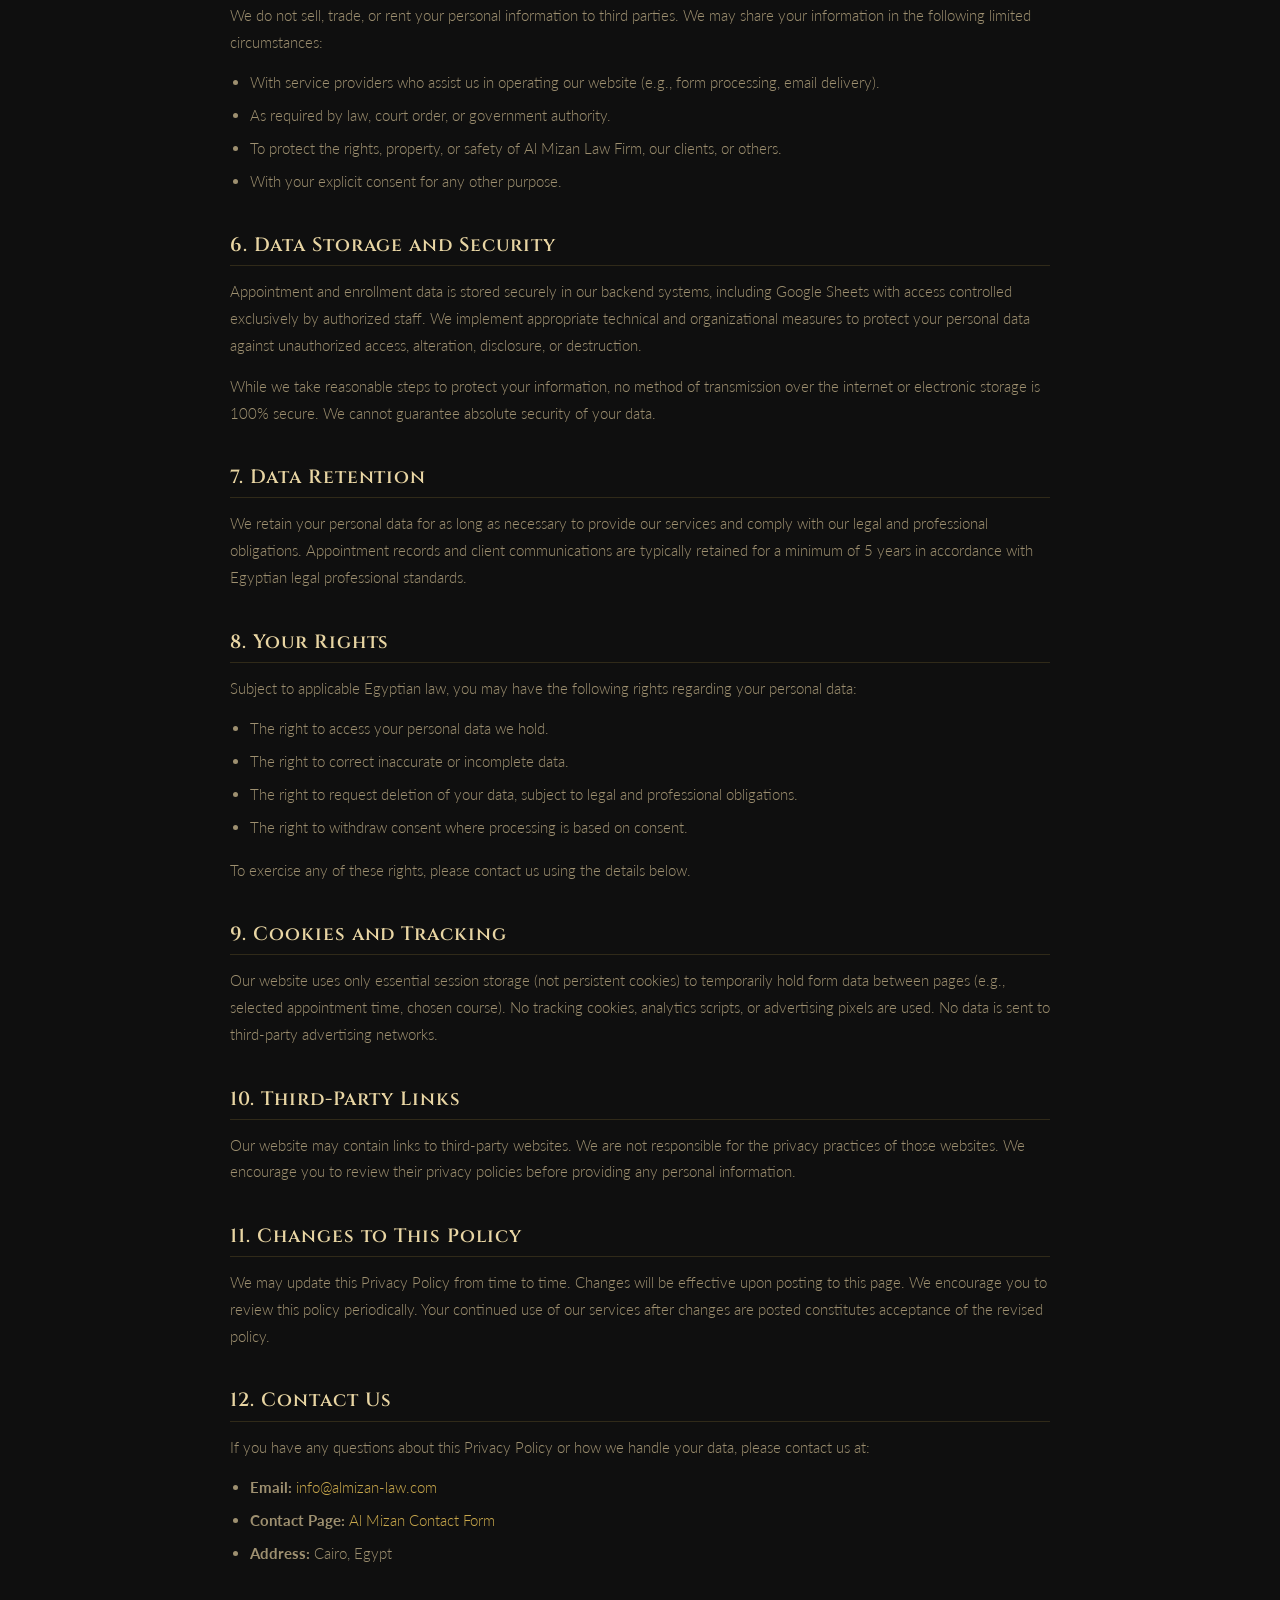
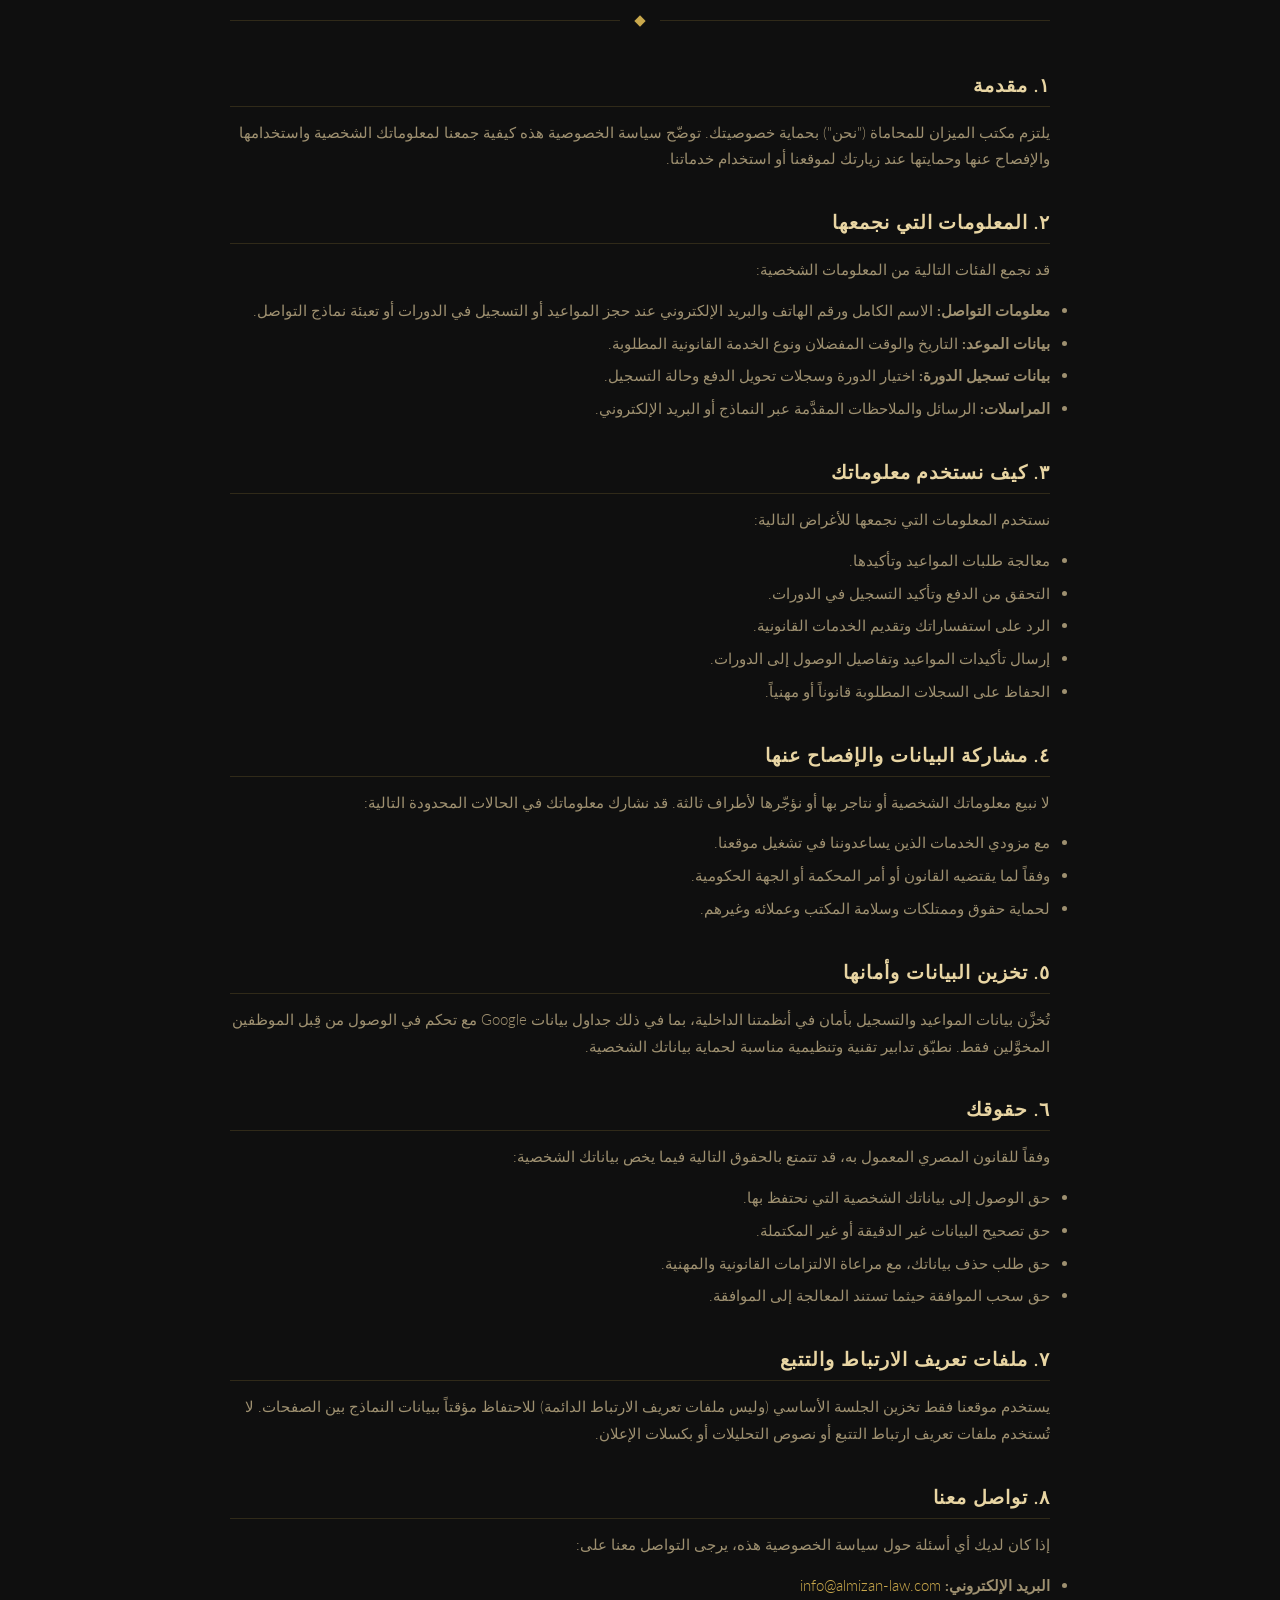
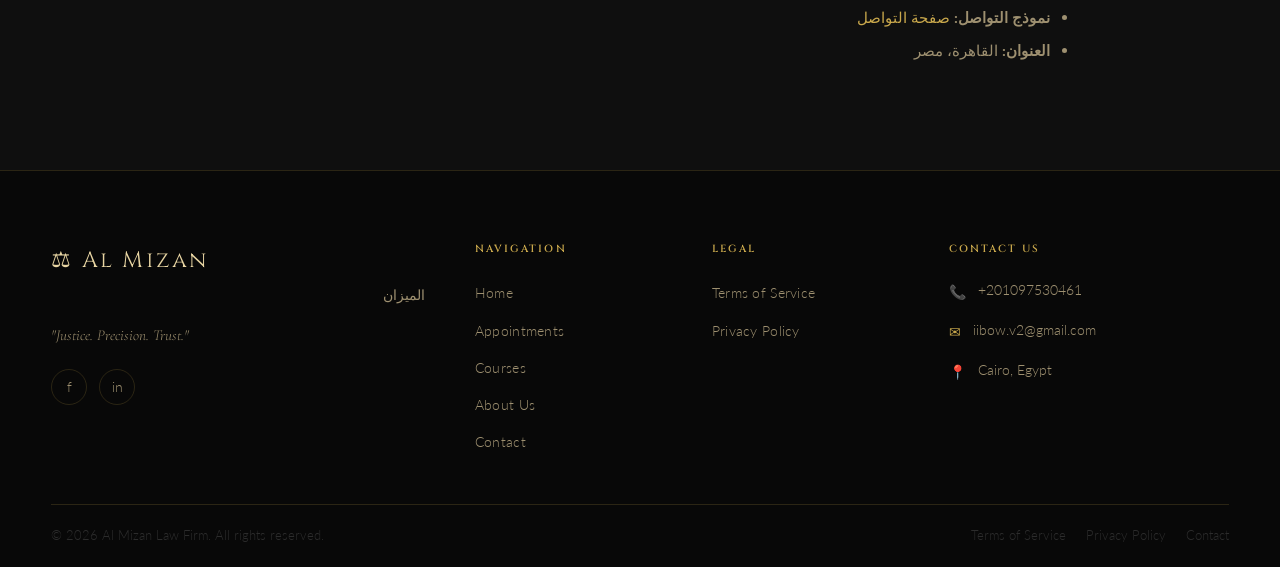
<file: privacy.html>
<!DOCTYPE html>
<html lang="en" dir="ltr">
<head>
  <meta charset="UTF-8"/>
  <meta name="viewport" content="width=device-width, initial-scale=1.0"/>
  <title>Privacy Policy — Al Mizan Law Firm</title>
  <link rel="stylesheet" href="css/main.css"/>
  <link rel="stylesheet" href="css/pages.css"/>
</head>
<body>
<div class="page-wrap">

  <div class="page-hero">
    <div class="page-hero-content">
      <div class="breadcrumb">
        <a href="index.html" data-i18n="bc_home">Home</a>
        <span class="breadcrumb-sep">›</span>
        <span data-i18n="bc_privacy">Privacy Policy</span>
      </div>
      <h1 class="page-hero-title" data-i18n="privacy_hero_title">Privacy Policy</h1>
      <p class="page-hero-sub" data-i18n="privacy_hero_sub">How we collect, use, and protect your personal information.</p>
    </div>
  </div>

  <section class="section">
    <div class="container">
      <div class="legal-content">

        <div class="legal-meta">
          <strong style="color:var(--gold);">Last Updated:</strong> January 1, 2025 &nbsp;|&nbsp;
          <strong style="color:var(--gold);">Effective Date:</strong> January 1, 2025
        </div>

        <!-- ENGLISH VERSION -->
        <div id="privacyEn">
          <h2>1. Introduction</h2>
          <p>Al Mizan Law Firm ("we", "us", "our") is committed to protecting your privacy. This Privacy Policy explains how we collect, use, disclose, and safeguard your personal information when you visit our website or use our services.</p>

          <h2>2. Information We Collect</h2>
          <p>We may collect the following categories of personal information:</p>
          <ul>
            <li><strong>Contact Information:</strong> Full name, phone number, and email address provided when booking appointments, enrolling in courses, or submitting contact forms.</li>
            <li><strong>Appointment Data:</strong> Preferred date, time, and type of legal service requested.</li>
            <li><strong>Course Enrollment Data:</strong> Course selection, payment transfer records, and enrollment status.</li>
            <li><strong>Communications:</strong> Messages and notes submitted through forms or email.</li>
            <li><strong>Technical Data:</strong> Browser type, device information, and pages visited (collected through standard web server logs).</li>
          </ul>

          <h2>3. How We Use Your Information</h2>
          <p>We use the information we collect for the following purposes:</p>
          <ul>
            <li>To process and confirm appointment requests.</li>
            <li>To verify payment and confirm course enrollments.</li>
            <li>To respond to your inquiries and provide legal services.</li>
            <li>To send appointment confirmations and course access details.</li>
            <li>To maintain records required by law or professional regulations.</li>
            <li>To improve the quality and functionality of our website.</li>
          </ul>

          <h2>4. Legal Basis for Processing</h2>
          <p>We process your personal data on the following legal bases:</p>
          <ul>
            <li><strong>Performance of a contract:</strong> To fulfill our obligations in providing legal services and course access.</li>
            <li><strong>Legitimate interests:</strong> To operate and improve our business, where these interests do not override your rights.</li>
            <li><strong>Legal obligation:</strong> Where required by Egyptian law, including professional regulations governing attorneys.</li>
            <li><strong>Consent:</strong> Where you have provided explicit consent for specific processing activities.</li>
          </ul>

          <h2>5. Data Sharing and Disclosure</h2>
          <p>We do not sell, trade, or rent your personal information to third parties. We may share your information in the following limited circumstances:</p>
          <ul>
            <li>With service providers who assist us in operating our website (e.g., form processing, email delivery).</li>
            <li>As required by law, court order, or government authority.</li>
            <li>To protect the rights, property, or safety of Al Mizan Law Firm, our clients, or others.</li>
            <li>With your explicit consent for any other purpose.</li>
          </ul>

          <h2>6. Data Storage and Security</h2>
          <p>Appointment and enrollment data is stored securely in our backend systems, including Google Sheets with access controlled exclusively by authorized staff. We implement appropriate technical and organizational measures to protect your personal data against unauthorized access, alteration, disclosure, or destruction.</p>
          <p>While we take reasonable steps to protect your information, no method of transmission over the internet or electronic storage is 100% secure. We cannot guarantee absolute security of your data.</p>

          <h2>7. Data Retention</h2>
          <p>We retain your personal data for as long as necessary to provide our services and comply with our legal and professional obligations. Appointment records and client communications are typically retained for a minimum of 5 years in accordance with Egyptian legal professional standards.</p>

          <h2>8. Your Rights</h2>
          <p>Subject to applicable Egyptian law, you may have the following rights regarding your personal data:</p>
          <ul>
            <li>The right to access your personal data we hold.</li>
            <li>The right to correct inaccurate or incomplete data.</li>
            <li>The right to request deletion of your data, subject to legal and professional obligations.</li>
            <li>The right to withdraw consent where processing is based on consent.</li>
          </ul>
          <p>To exercise any of these rights, please contact us using the details below.</p>

          <h2>9. Cookies and Tracking</h2>
          <p>Our website uses only essential session storage (not persistent cookies) to temporarily hold form data between pages (e.g., selected appointment time, chosen course). No tracking cookies, analytics scripts, or advertising pixels are used. No data is sent to third-party advertising networks.</p>

          <h2>10. Third-Party Links</h2>
          <p>Our website may contain links to third-party websites. We are not responsible for the privacy practices of those websites. We encourage you to review their privacy policies before providing any personal information.</p>

          <h2>11. Changes to This Policy</h2>
          <p>We may update this Privacy Policy from time to time. Changes will be effective upon posting to this page. We encourage you to review this policy periodically. Your continued use of our services after changes are posted constitutes acceptance of the revised policy.</p>

          <h2>12. Contact Us</h2>
          <p>If you have any questions about this Privacy Policy or how we handle your data, please contact us at:</p>
          <ul>
            <li><strong>Email:</strong> <a href="mailto:info@almizan-law.com">info@almizan-law.com</a></li>
            <li><strong>Contact Page:</strong> <a href="contact.html">Al Mizan Contact Form</a></li>
            <li><strong>Address:</strong> Cairo, Egypt</li>
          </ul>
        </div>

        <div class="divider" style="margin:50px 0;"><div class="divider-diamond"></div></div>

        <!-- ARABIC VERSION -->
        <div id="privacyAr" dir="rtl" style="text-align:right;">
          <h2>١. مقدمة</h2>
          <p>يلتزم مكتب الميزان للمحاماة ("نحن") بحماية خصوصيتك. توضّح سياسة الخصوصية هذه كيفية جمعنا لمعلوماتك الشخصية واستخدامها والإفصاح عنها وحمايتها عند زيارتك لموقعنا أو استخدام خدماتنا.</p>

          <h2>٢. المعلومات التي نجمعها</h2>
          <p>قد نجمع الفئات التالية من المعلومات الشخصية:</p>
          <ul>
            <li><strong>معلومات التواصل:</strong> الاسم الكامل ورقم الهاتف والبريد الإلكتروني عند حجز المواعيد أو التسجيل في الدورات أو تعبئة نماذج التواصل.</li>
            <li><strong>بيانات الموعد:</strong> التاريخ والوقت المفضلان ونوع الخدمة القانونية المطلوبة.</li>
            <li><strong>بيانات تسجيل الدورة:</strong> اختيار الدورة وسجلات تحويل الدفع وحالة التسجيل.</li>
            <li><strong>المراسلات:</strong> الرسائل والملاحظات المقدَّمة عبر النماذج أو البريد الإلكتروني.</li>
          </ul>

          <h2>٣. كيف نستخدم معلوماتك</h2>
          <p>نستخدم المعلومات التي نجمعها للأغراض التالية:</p>
          <ul>
            <li>معالجة طلبات المواعيد وتأكيدها.</li>
            <li>التحقق من الدفع وتأكيد التسجيل في الدورات.</li>
            <li>الرد على استفساراتك وتقديم الخدمات القانونية.</li>
            <li>إرسال تأكيدات المواعيد وتفاصيل الوصول إلى الدورات.</li>
            <li>الحفاظ على السجلات المطلوبة قانوناً أو مهنياً.</li>
          </ul>

          <h2>٤. مشاركة البيانات والإفصاح عنها</h2>
          <p>لا نبيع معلوماتك الشخصية أو نتاجر بها أو نؤجّرها لأطراف ثالثة. قد نشارك معلوماتك في الحالات المحدودة التالية:</p>
          <ul>
            <li>مع مزودي الخدمات الذين يساعدوننا في تشغيل موقعنا.</li>
            <li>وفقاً لما يقتضيه القانون أو أمر المحكمة أو الجهة الحكومية.</li>
            <li>لحماية حقوق وممتلكات وسلامة المكتب وعملائه وغيرهم.</li>
          </ul>

          <h2>٥. تخزين البيانات وأمانها</h2>
          <p>تُخزَّن بيانات المواعيد والتسجيل بأمان في أنظمتنا الداخلية، بما في ذلك جداول بيانات Google مع تحكم في الوصول من قِبل الموظفين المخوَّلين فقط. نطبّق تدابير تقنية وتنظيمية مناسبة لحماية بياناتك الشخصية.</p>

          <h2>٦. حقوقك</h2>
          <p>وفقاً للقانون المصري المعمول به، قد تتمتع بالحقوق التالية فيما يخص بياناتك الشخصية:</p>
          <ul>
            <li>حق الوصول إلى بياناتك الشخصية التي نحتفظ بها.</li>
            <li>حق تصحيح البيانات غير الدقيقة أو غير المكتملة.</li>
            <li>حق طلب حذف بياناتك، مع مراعاة الالتزامات القانونية والمهنية.</li>
            <li>حق سحب الموافقة حيثما تستند المعالجة إلى الموافقة.</li>
          </ul>

          <h2>٧. ملفات تعريف الارتباط والتتبع</h2>
          <p>يستخدم موقعنا فقط تخزين الجلسة الأساسي (وليس ملفات تعريف الارتباط الدائمة) للاحتفاظ مؤقتاً ببيانات النماذج بين الصفحات. لا تُستخدم ملفات تعريف ارتباط التتبع أو نصوص التحليلات أو بكسلات الإعلان.</p>

          <h2>٨. تواصل معنا</h2>
          <p>إذا كان لديك أي أسئلة حول سياسة الخصوصية هذه، يرجى التواصل معنا على:</p>
          <ul>
            <li><strong>البريد الإلكتروني:</strong> <a href="mailto:info@almizan-law.com">info@almizan-law.com</a></li>
            <li><strong>نموذج التواصل:</strong> <a href="contact.html">صفحة التواصل</a></li>
            <li><strong>العنوان:</strong> القاهرة، مصر</li>
          </ul>
        </div>

      </div>
    </div>
  </section>

</div>
<script src="js/config.js"></script>
<script src="js/main.js"></script>
<script src="js/i18n.js"></script>
</body>
</html>
</file>
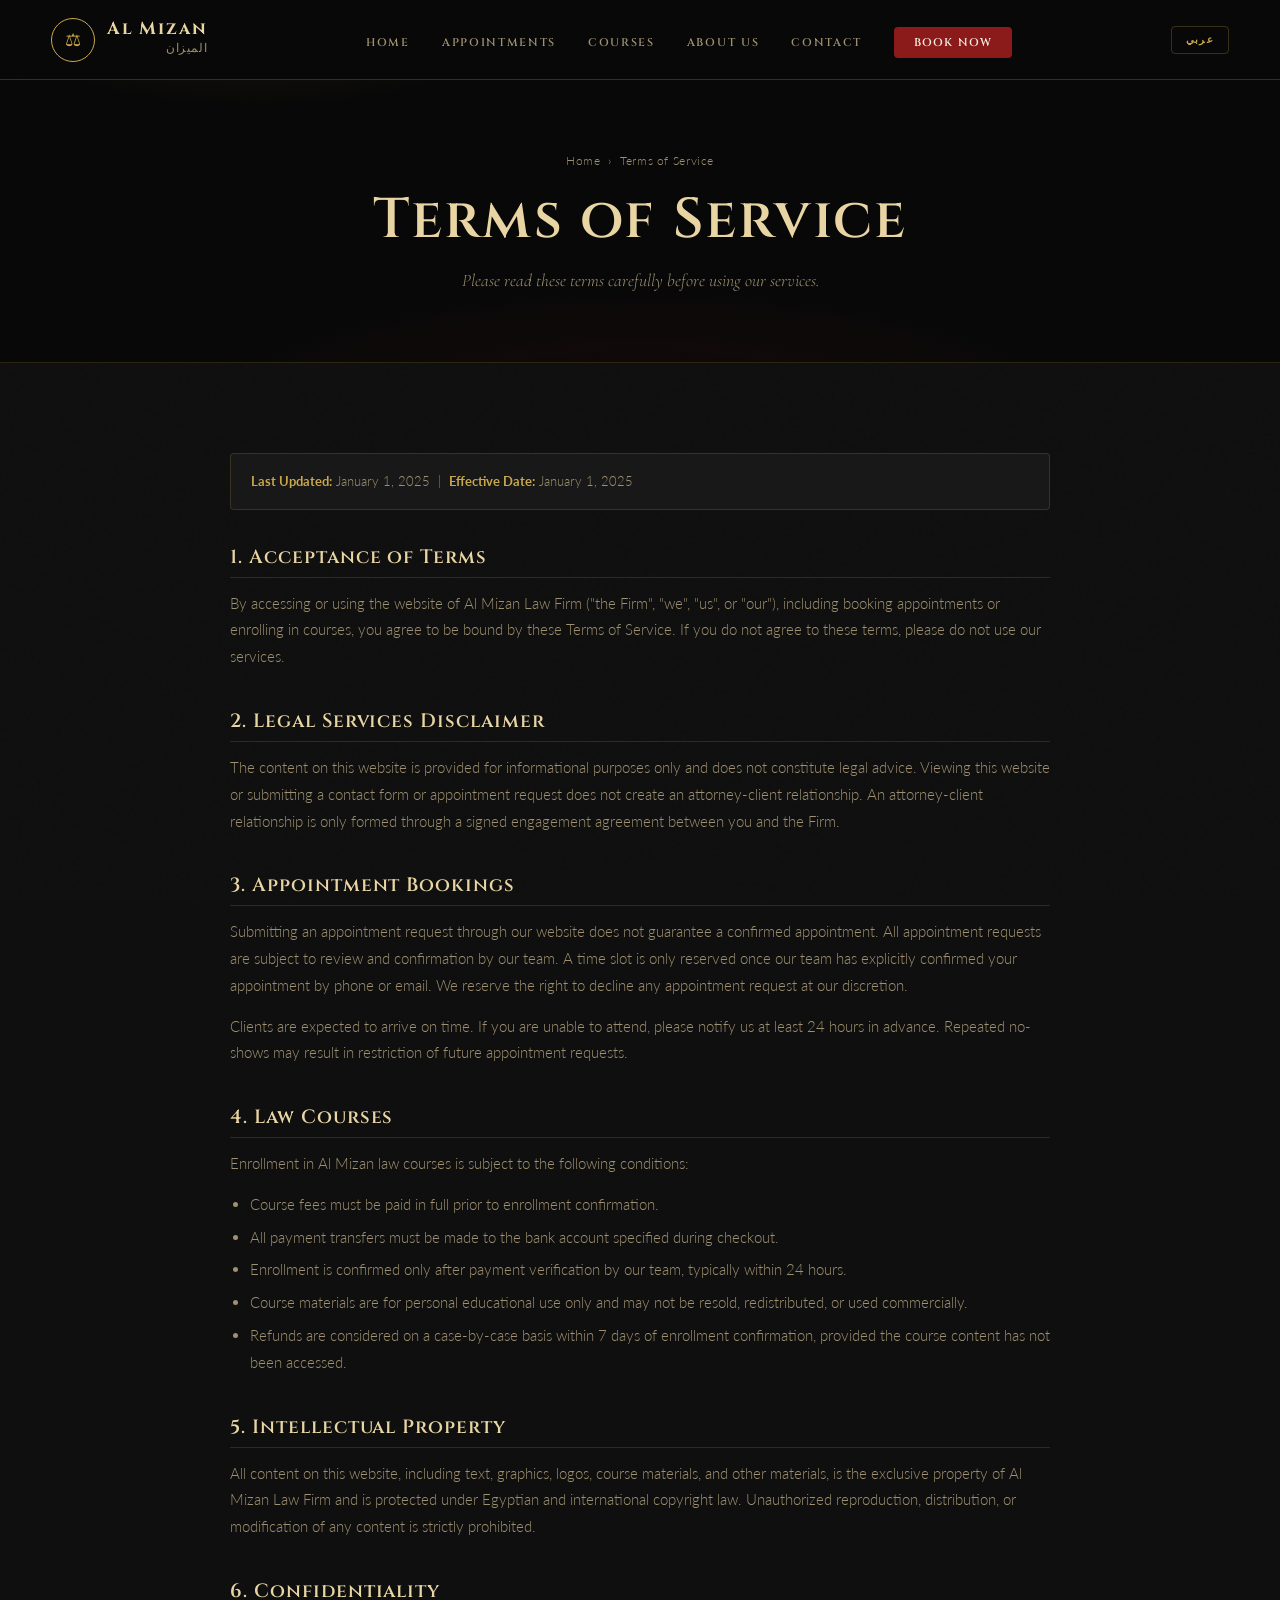
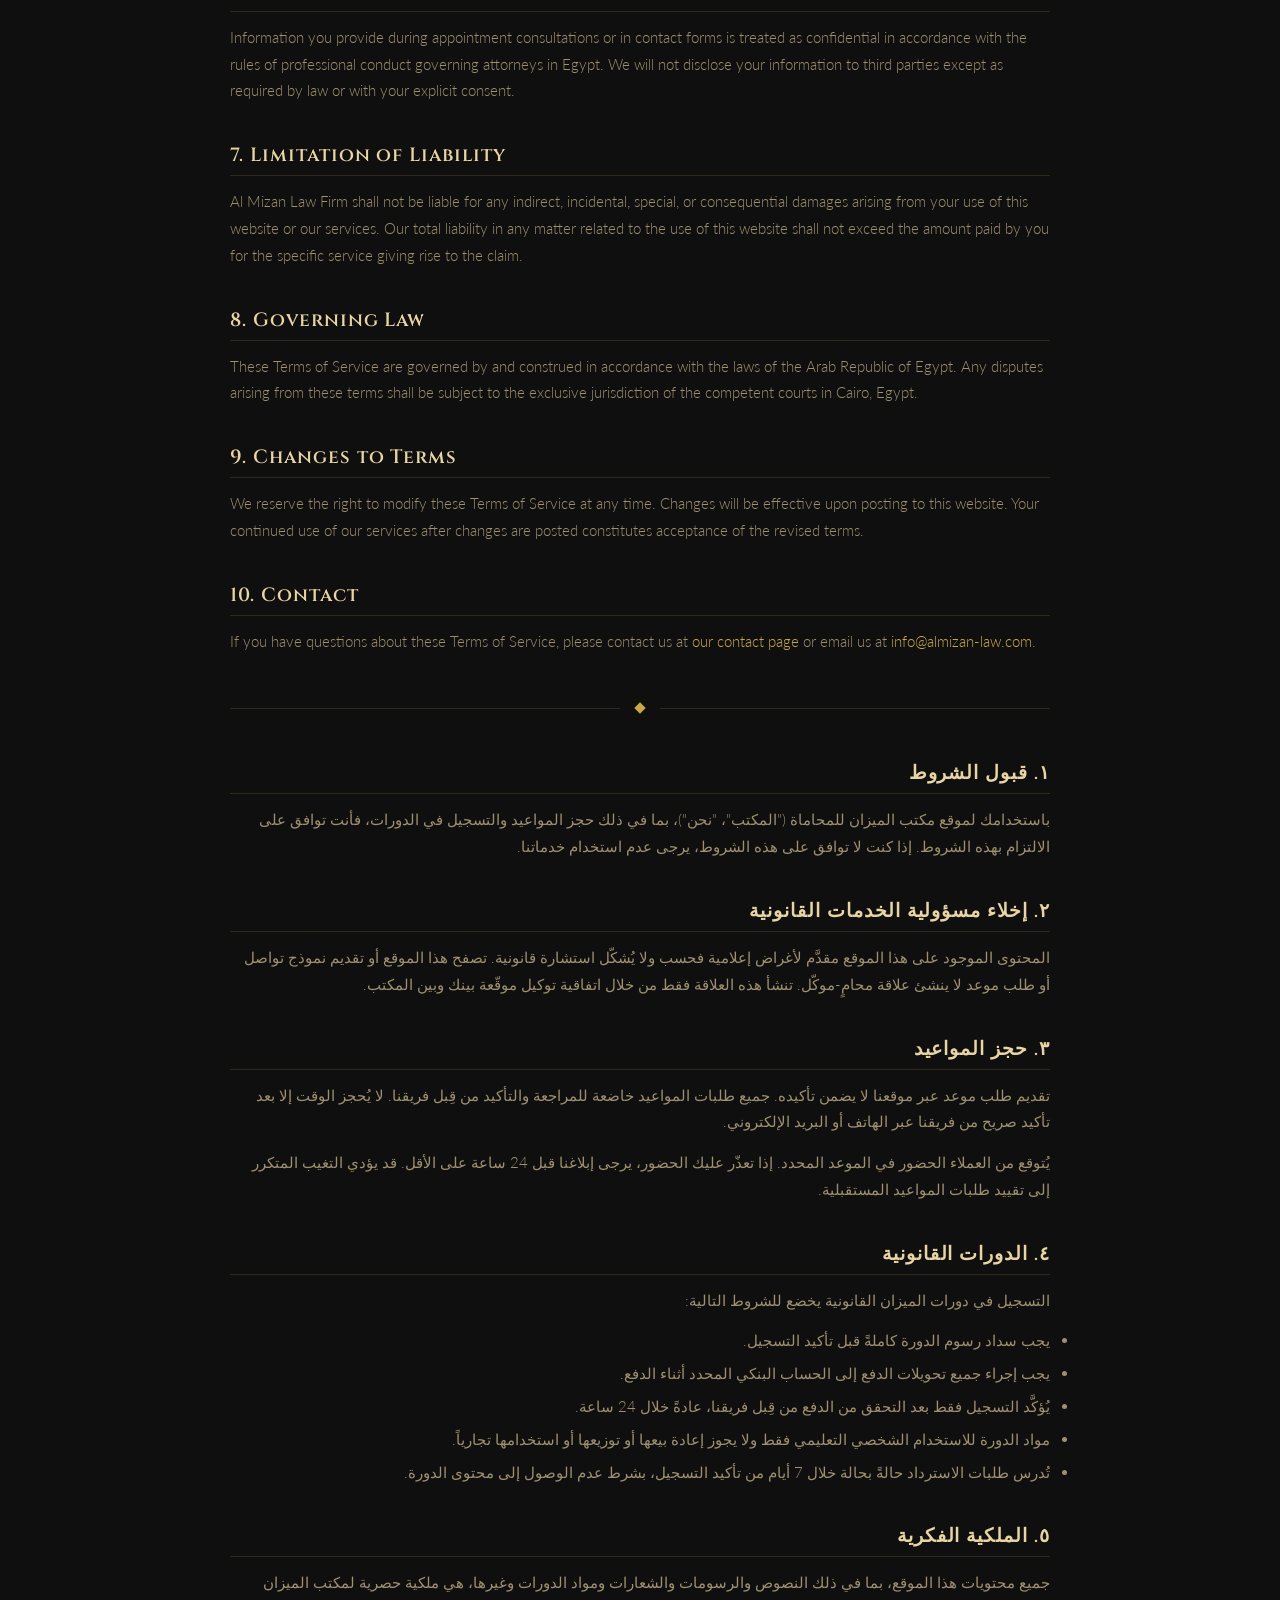
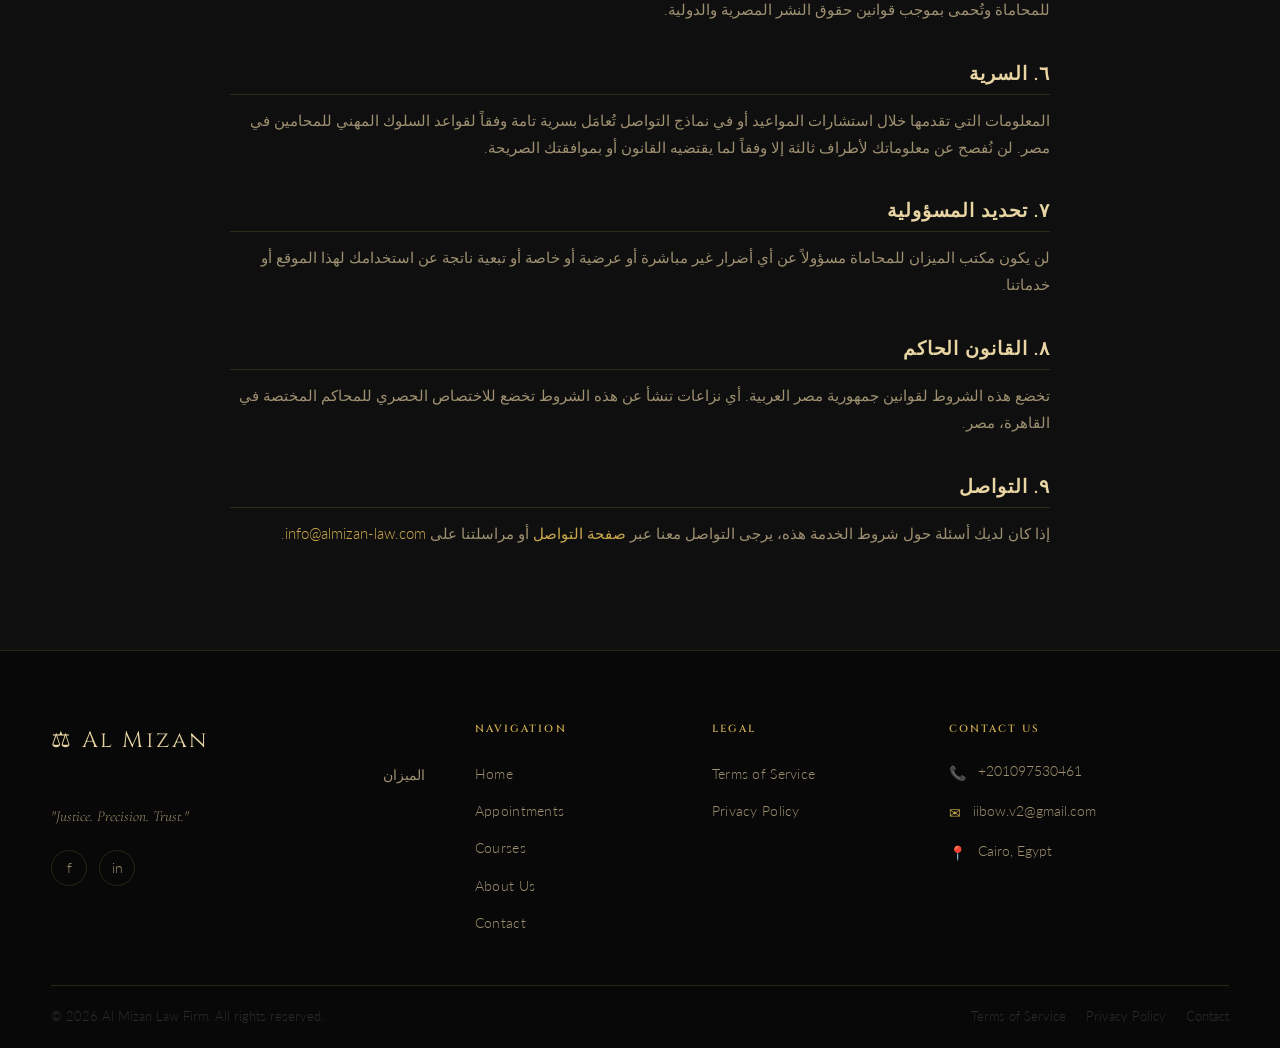
<file: terms.html>
<!DOCTYPE html>
<html lang="en" dir="ltr">
<head>
  <meta charset="UTF-8"/>
  <meta name="viewport" content="width=device-width, initial-scale=1.0"/>
  <title>Terms of Service — Al Mizan Law Firm</title>
  <link rel="stylesheet" href="css/main.css"/>
  <link rel="stylesheet" href="css/pages.css"/>
</head>
<body>
<div class="page-wrap">

  <div class="page-hero">
    <div class="page-hero-content">
      <div class="breadcrumb">
        <a href="index.html" data-i18n="bc_home">Home</a>
        <span class="breadcrumb-sep">›</span>
        <span data-i18n="bc_terms">Terms of Service</span>
      </div>
      <h1 class="page-hero-title" data-i18n="terms_hero_title">Terms of Service</h1>
      <p class="page-hero-sub" data-i18n="terms_hero_sub">Please read these terms carefully before using our services.</p>
    </div>
  </div>

  <section class="section">
    <div class="container">
      <div class="legal-content">

        <div class="legal-meta">
          <strong style="color:var(--gold);">Last Updated:</strong> January 1, 2025 &nbsp;|&nbsp;
          <strong style="color:var(--gold);">Effective Date:</strong> January 1, 2025
        </div>

        <!-- ENGLISH VERSION -->
        <div id="termsEn">
          <h2>1. Acceptance of Terms</h2>
          <p>By accessing or using the website of Al Mizan Law Firm ("the Firm", "we", "us", or "our"), including booking appointments or enrolling in courses, you agree to be bound by these Terms of Service. If you do not agree to these terms, please do not use our services.</p>

          <h2>2. Legal Services Disclaimer</h2>
          <p>The content on this website is provided for informational purposes only and does not constitute legal advice. Viewing this website or submitting a contact form or appointment request does not create an attorney-client relationship. An attorney-client relationship is only formed through a signed engagement agreement between you and the Firm.</p>

          <h2>3. Appointment Bookings</h2>
          <p>Submitting an appointment request through our website does not guarantee a confirmed appointment. All appointment requests are subject to review and confirmation by our team. A time slot is only reserved once our team has explicitly confirmed your appointment by phone or email. We reserve the right to decline any appointment request at our discretion.</p>
          <p>Clients are expected to arrive on time. If you are unable to attend, please notify us at least 24 hours in advance. Repeated no-shows may result in restriction of future appointment requests.</p>

          <h2>4. Law Courses</h2>
          <p>Enrollment in Al Mizan law courses is subject to the following conditions:</p>
          <ul>
            <li>Course fees must be paid in full prior to enrollment confirmation.</li>
            <li>All payment transfers must be made to the bank account specified during checkout.</li>
            <li>Enrollment is confirmed only after payment verification by our team, typically within 24 hours.</li>
            <li>Course materials are for personal educational use only and may not be resold, redistributed, or used commercially.</li>
            <li>Refunds are considered on a case-by-case basis within 7 days of enrollment confirmation, provided the course content has not been accessed.</li>
          </ul>

          <h2>5. Intellectual Property</h2>
          <p>All content on this website, including text, graphics, logos, course materials, and other materials, is the exclusive property of Al Mizan Law Firm and is protected under Egyptian and international copyright law. Unauthorized reproduction, distribution, or modification of any content is strictly prohibited.</p>

          <h2>6. Confidentiality</h2>
          <p>Information you provide during appointment consultations or in contact forms is treated as confidential in accordance with the rules of professional conduct governing attorneys in Egypt. We will not disclose your information to third parties except as required by law or with your explicit consent.</p>

          <h2>7. Limitation of Liability</h2>
          <p>Al Mizan Law Firm shall not be liable for any indirect, incidental, special, or consequential damages arising from your use of this website or our services. Our total liability in any matter related to the use of this website shall not exceed the amount paid by you for the specific service giving rise to the claim.</p>

          <h2>8. Governing Law</h2>
          <p>These Terms of Service are governed by and construed in accordance with the laws of the Arab Republic of Egypt. Any disputes arising from these terms shall be subject to the exclusive jurisdiction of the competent courts in Cairo, Egypt.</p>

          <h2>9. Changes to Terms</h2>
          <p>We reserve the right to modify these Terms of Service at any time. Changes will be effective upon posting to this website. Your continued use of our services after changes are posted constitutes acceptance of the revised terms.</p>

          <h2>10. Contact</h2>
          <p>If you have questions about these Terms of Service, please contact us at <a href="contact.html">our contact page</a> or email us at <a href="mailto:info@almizan-law.com">info@almizan-law.com</a>.</p>
        </div>

        <div class="divider" style="margin:50px 0;"><div class="divider-diamond"></div></div>

        <!-- ARABIC VERSION -->
        <div id="termsAr" dir="rtl" style="text-align:right;">
          <h2>١. قبول الشروط</h2>
          <p>باستخدامك لموقع مكتب الميزان للمحاماة ("المكتب"، "نحن")، بما في ذلك حجز المواعيد والتسجيل في الدورات، فأنت توافق على الالتزام بهذه الشروط. إذا كنت لا توافق على هذه الشروط، يرجى عدم استخدام خدماتنا.</p>

          <h2>٢. إخلاء مسؤولية الخدمات القانونية</h2>
          <p>المحتوى الموجود على هذا الموقع مقدَّم لأغراض إعلامية فحسب ولا يُشكّل استشارة قانونية. تصفح هذا الموقع أو تقديم نموذج تواصل أو طلب موعد لا ينشئ علاقة محامٍ-موكّل. تنشأ هذه العلاقة فقط من خلال اتفاقية توكيل موقّعة بينك وبين المكتب.</p>

          <h2>٣. حجز المواعيد</h2>
          <p>تقديم طلب موعد عبر موقعنا لا يضمن تأكيده. جميع طلبات المواعيد خاضعة للمراجعة والتأكيد من قِبل فريقنا. لا يُحجز الوقت إلا بعد تأكيد صريح من فريقنا عبر الهاتف أو البريد الإلكتروني.</p>
          <p>يُتوقع من العملاء الحضور في الموعد المحدد. إذا تعذّر عليك الحضور، يرجى إبلاغنا قبل 24 ساعة على الأقل. قد يؤدي التغيب المتكرر إلى تقييد طلبات المواعيد المستقبلية.</p>

          <h2>٤. الدورات القانونية</h2>
          <p>التسجيل في دورات الميزان القانونية يخضع للشروط التالية:</p>
          <ul>
            <li>يجب سداد رسوم الدورة كاملةً قبل تأكيد التسجيل.</li>
            <li>يجب إجراء جميع تحويلات الدفع إلى الحساب البنكي المحدد أثناء الدفع.</li>
            <li>يُؤكَّد التسجيل فقط بعد التحقق من الدفع من قِبل فريقنا، عادةً خلال 24 ساعة.</li>
            <li>مواد الدورة للاستخدام الشخصي التعليمي فقط ولا يجوز إعادة بيعها أو توزيعها أو استخدامها تجارياً.</li>
            <li>تُدرس طلبات الاسترداد حالةً بحالة خلال 7 أيام من تأكيد التسجيل، بشرط عدم الوصول إلى محتوى الدورة.</li>
          </ul>

          <h2>٥. الملكية الفكرية</h2>
          <p>جميع محتويات هذا الموقع، بما في ذلك النصوص والرسومات والشعارات ومواد الدورات وغيرها، هي ملكية حصرية لمكتب الميزان للمحاماة وتُحمى بموجب قوانين حقوق النشر المصرية والدولية.</p>

          <h2>٦. السرية</h2>
          <p>المعلومات التي تقدمها خلال استشارات المواعيد أو في نماذج التواصل تُعامَل بسرية تامة وفقاً لقواعد السلوك المهني للمحامين في مصر. لن نُفصح عن معلوماتك لأطراف ثالثة إلا وفقاً لما يقتضيه القانون أو بموافقتك الصريحة.</p>

          <h2>٧. تحديد المسؤولية</h2>
          <p>لن يكون مكتب الميزان للمحاماة مسؤولاً عن أي أضرار غير مباشرة أو عرضية أو خاصة أو تبعية ناتجة عن استخدامك لهذا الموقع أو خدماتنا.</p>

          <h2>٨. القانون الحاكم</h2>
          <p>تخضع هذه الشروط لقوانين جمهورية مصر العربية. أي نزاعات تنشأ عن هذه الشروط تخضع للاختصاص الحصري للمحاكم المختصة في القاهرة، مصر.</p>

          <h2>٩. التواصل</h2>
          <p>إذا كان لديك أسئلة حول شروط الخدمة هذه، يرجى التواصل معنا عبر <a href="contact.html">صفحة التواصل</a> أو مراسلتنا على <a href="mailto:info@almizan-law.com">info@almizan-law.com</a>.</p>
        </div>

      </div>
    </div>
  </section>

</div>
<script src="js/config.js"></script>
<script src="js/main.js"></script>
<script src="js/i18n.js"></script>
</body>
</html>
</file>
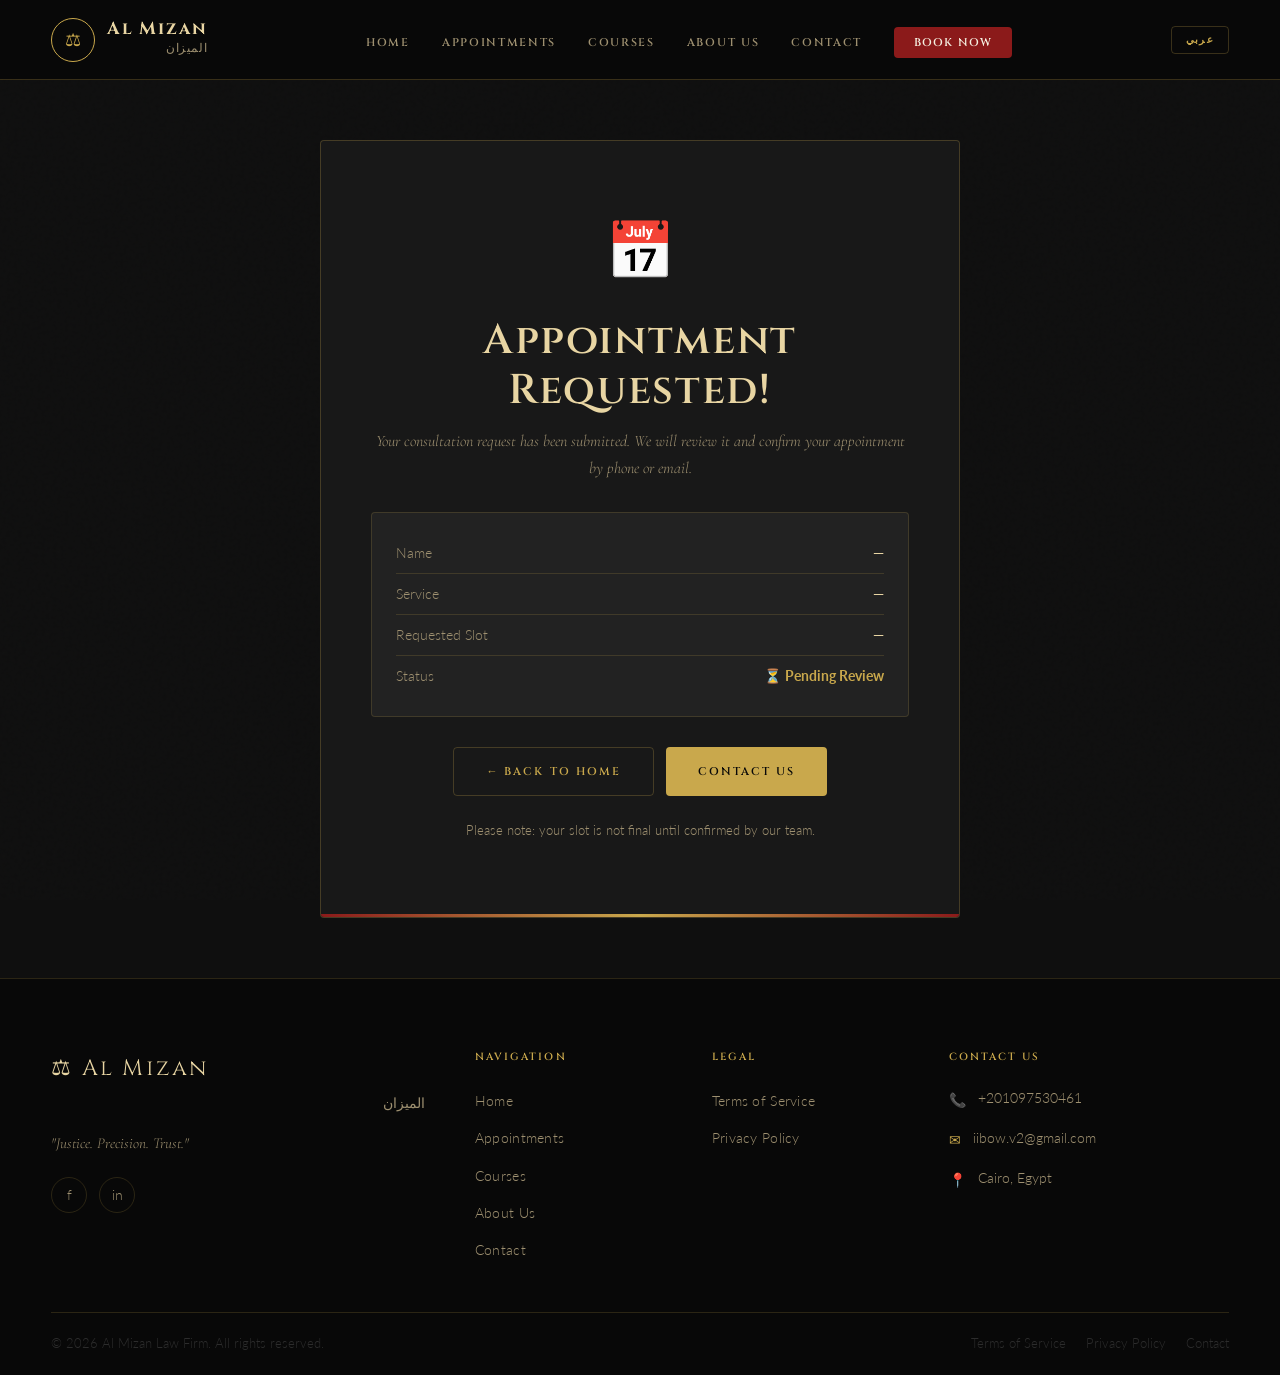
<file: thank-you.html>
<!DOCTYPE html>
<html lang="en" dir="ltr">
<head>
  <meta charset="UTF-8"/>
  <meta name="viewport" content="width=device-width, initial-scale=1.0"/>
  <title>Thank You — Al Mizan Law Firm</title>
  <link rel="stylesheet" href="css/main.css"/>
  <style>
    .ty-section {
      min-height: calc(100vh - var(--nav-h));
      display: flex;
      align-items: center;
      justify-content: center;
      padding: 60px 5%;
      text-align: center;
    }
    .ty-card {
      background: var(--dark-2);
      border: 1px solid var(--gold-border);
      border-radius: var(--radius);
      padding: 60px 50px;
      max-width: 640px;
      width: 100%;
      position: relative;
      overflow: hidden;
      animation: tyFadeIn 0.8s ease both;
    }
    .ty-card::before {
      content: '';
      position: absolute;
      bottom: 0; left: 0; right: 0;
      height: 3px;
      background: linear-gradient(90deg, var(--red), var(--gold), var(--red));
    }
    @keyframes tyFadeIn {
      from { opacity:0; transform:translateY(24px); }
      to   { opacity:1; transform:translateY(0); }
    }
    .ty-icon   { font-size: 3.5rem; margin-bottom: 20px; display: block; }
    .ty-title  { font-size: clamp(1.8rem, 4vw, 2.6rem); margin-bottom: 12px; }
    .ty-sub    { font-family: var(--font-serif); font-style: italic; color: var(--muted); font-size: 1rem; margin-bottom: 30px; line-height: 1.7; }
    .ty-detail-box { background: var(--dark-3); border: 1px solid var(--border); border-radius: var(--radius); padding: 20px 24px; margin-bottom: 30px; text-align: left; }
    .ty-detail-row { display: flex; justify-content: space-between; padding: 8px 0; border-bottom: 1px solid var(--border); font-size: 0.88rem; }
    .ty-detail-row:last-child { border-bottom: none; }
    .ty-detail-row span { color: var(--muted); }
    .ty-detail-row strong { color: var(--gold-light); }
    .ty-actions { display: flex; gap: 12px; justify-content: center; flex-wrap: wrap; }
    .ty-note    { margin-top: 24px; font-size: 0.8rem; color: var(--muted); line-height: 1.6; }
    body.rtl .ty-card    { direction: rtl; }
    body.rtl .ty-detail-box { text-align: right; }
    body.rtl .ty-detail-row { flex-direction: row-reverse; }
    body.rtl .ty-actions { flex-direction: row-reverse; }
  </style>
</head>
<body>
<div class="page-wrap">
  <section class="ty-section">
    <div class="ty-card">
      <span class="ty-icon" id="tyIcon">✅</span>
      <h1 class="ty-title" id="tyTitle">Thank You!</h1>
      <p class="ty-sub"  id="tySub">Your request has been received. Our team will be in touch shortly.</p>
      <div class="ty-detail-box" id="tyDetailBox"></div>
      <div class="ty-actions">
        <a href="index.html"   class="btn btn-outline" data-i18n="btn_back_home">← Back to Home</a>
        <a href="contact.html" class="btn btn-gold"    data-i18n="ty_contact">Contact Us</a>
      </div>
      <p class="ty-note" id="tyNote"></p>
    </div>
  </section>
</div>

<script src="js/config.js"></script>
<script src="js/main.js"></script>
<script src="js/i18n.js"></script>
<script>
document.addEventListener('DOMContentLoaded', () => {
  const type    = sessionStorage.getItem('ty_type')    || 'appointment';
  const name    = sessionStorage.getItem('ty_name')    || '';
  const detail  = sessionStorage.getItem('ty_detail')  || '';
  const service = sessionStorage.getItem('ty_service') || '';

  // Wait for i18n to initialise, then render
  setTimeout(() => {
    const lang = I18N.current;
    const t    = (key) => I18N.t(key);
    const box  = document.getElementById('tyDetailBox');

    if (type === 'appointment') {
      document.getElementById('tyIcon').textContent  = t('ty_appt_icon');
      document.getElementById('tyTitle').textContent = t('ty_appt_title');
      document.getElementById('tySub').textContent   = t('ty_appt_sub');
      document.getElementById('tyNote').textContent  = t('ty_appt_note');
      box.innerHTML = `
        <div class="ty-detail-row"><span>${t('rvw_name')}</span><strong>${esc(name)}</strong></div>
        <div class="ty-detail-row"><span>${t('rvw_service')}</span><strong>${esc(service)}</strong></div>
        <div class="ty-detail-row"><span>${lang==='ar'?'الوقت المطلوب':'Requested Slot'}</span><strong>${esc(detail)}</strong></div>
        <div class="ty-detail-row"><span>${t('rvw_status')}</span><strong style="color:var(--gold);">${t('ty_status_pending')}</strong></div>
      `;
    } else {
      document.getElementById('tyIcon').textContent  = t('ty_course_icon');
      document.getElementById('tyTitle').textContent = t('ty_course_title');
      document.getElementById('tySub').textContent   = t('ty_course_sub');
      document.getElementById('tyNote').textContent  = t('ty_course_note');
      box.innerHTML = `
        <div class="ty-detail-row"><span>${t('rvw_name')}</span><strong>${esc(name)}</strong></div>
        <div class="ty-detail-row"><span>${lang==='ar'?'الدورة':'Course'}</span><strong>${esc(detail)}</strong></div>
        <div class="ty-detail-row"><span>${t('rvw_status')}</span><strong style="color:var(--gold);">${t('ty_status_payment')}</strong></div>
      `;
    }

    // Clear session storage
    ['ty_type','ty_name','ty_detail','ty_service'].forEach(k => sessionStorage.removeItem(k));
  }, 80);
});

function esc(s) {
  if (!s) return '—';
  return String(s).replace(/&/g,'&amp;').replace(/</g,'&lt;').replace(/>/g,'&gt;');
}
</script>
</body>
</html>
</file>
<file: css/main.css>
/* ============================================================
   Al Mizan Law Firm — Main Stylesheet
   Theme: Luxury Art-Deco | Gold × Red × Black
   ============================================================ */

/* ── Google Fonts ─────────────────────────────────────────── */
@import url('https://fonts.googleapis.com/css2?family=Cormorant+Garamond:ital,wght@0,300;0,400;0,600;0,700;1,300;1,400&family=Cinzel:wght@400;600;700&family=Lato:wght@300;400;700&display=swap');

/* ── CSS Variables ────────────────────────────────────────── */
:root {
  --gold:        #C9A84C;
  --gold-light:  #E8D5A3;
  --gold-dim:    rgba(201,168,76,0.15);
  --gold-border: rgba(201,168,76,0.25);
  --gold-dark:   #8B6914;
  --red:         #8B1A1A;
  --red-hover:   #A52323;
  --red-dim:     rgba(139,26,26,0.15);
  --black:       #080808;
  --dark:        #0F0F0F;
  --dark-2:      #181818;
  --dark-3:      #222222;
  --dark-4:      #2C2C2C;
  --white:       #F5EFE0;
  --muted:       #9E9070;
  --text:        #D4C9A8;
  --border:      rgba(201,168,76,0.18);

  --font-display: 'Cinzel', serif;
  --font-serif:   'Cormorant Garamond', serif;
  --font-body:    'Lato', sans-serif;

  --nav-h: 80px;
  --radius: 4px;
  --shadow: 0 8px 40px rgba(0,0,0,0.6);
  --shadow-gold: 0 4px 20px rgba(201,168,76,0.15);
  --transition: 0.3s cubic-bezier(0.4,0,0.2,1);
}

/* ── Reset & Base ─────────────────────────────────────────── */
*, *::before, *::after { box-sizing: border-box; margin: 0; padding: 0; }

html { scroll-behavior: smooth; font-size: 16px; }

body {
  background: var(--dark);
  color: var(--text);
  font-family: var(--font-body);
  font-weight: 300;
  line-height: 1.7;
  min-height: 100vh;
  overflow-x: hidden;
}

/* Decorative grain overlay */
body::before {
  content: '';
  position: fixed;
  inset: 0;
  background-image: url("data:image/svg+xml,%3Csvg viewBox='0 0 256 256' xmlns='http://www.w3.org/2000/svg'%3E%3Cfilter id='n'%3E%3CfeTurbulence type='fractalNoise' baseFrequency='0.9' numOctaves='4' stitchTiles='stitch'/%3E%3C/filter%3E%3Crect width='100%25' height='100%25' filter='url(%23n)' opacity='0.04'/%3E%3C/svg%3E");
  pointer-events: none;
  z-index: 0;
  opacity: 0.4;
}

a { color: var(--gold); text-decoration: none; transition: color var(--transition); }
a:hover { color: var(--gold-light); }

img { max-width: 100%; display: block; }

h1,h2,h3,h4,h5,h6 {
  font-family: var(--font-display);
  font-weight: 600;
  color: var(--gold-light);
  line-height: 1.2;
  letter-spacing: 0.04em;
}

p { margin-bottom: 1rem; }

input, select, textarea {
  font-family: var(--font-body);
  font-size: 0.95rem;
}

/* ── Scrollbar ────────────────────────────────────────────── */
::-webkit-scrollbar { width: 6px; }
::-webkit-scrollbar-track { background: var(--dark-2); }
::-webkit-scrollbar-thumb { background: var(--gold-dark); border-radius: 3px; }

/* ── Navigation ───────────────────────────────────────────── */
.navbar {
  position: fixed;
  top: 0; left: 0; right: 0;
  height: var(--nav-h);
  background: rgba(8,8,8,0.92);
  backdrop-filter: blur(12px);
  -webkit-backdrop-filter: blur(12px);
  border-bottom: 1px solid var(--gold-border);
  display: flex;
  align-items: center;
  justify-content: space-between;
  padding: 0 4%;
  z-index: 1000;
  transition: background var(--transition);
}

.navbar.scrolled {
  background: rgba(8,8,8,0.98);
  box-shadow: 0 2px 30px rgba(0,0,0,0.5);
}

.nav-logo {
  display: flex;
  align-items: center;
  gap: 12px;
  text-decoration: none;
}

.nav-logo-icon {
  width: 44px;
  height: 44px;
  border: 1.5px solid var(--gold);
  border-radius: 50%;
  display: flex;
  align-items: center;
  justify-content: center;
  position: relative;
}

.nav-logo-icon::before {
  content: '⚖';
  font-size: 18px;
  color: var(--gold);
}

.nav-logo-text { display: flex; flex-direction: column; }

.nav-logo-en {
  font-family: var(--font-display);
  font-size: 1.1rem;
  font-weight: 700;
  color: var(--gold-light);
  letter-spacing: 0.1em;
  line-height: 1;
}

.nav-logo-ar {
  font-size: 0.75rem;
  color: var(--muted);
  letter-spacing: 0.05em;
  direction: rtl;
}

.nav-links {
  display: flex;
  align-items: center;
  gap: 2rem;
  list-style: none;
}

.nav-links a {
  font-family: var(--font-display);
  font-size: 0.7rem;
  font-weight: 600;
  letter-spacing: 0.15em;
  text-transform: uppercase;
  color: var(--muted);
  transition: color var(--transition);
  position: relative;
}

.nav-links a::after {
  content: '';
  position: absolute;
  bottom: -4px; left: 0;
  width: 0; height: 1px;
  background: var(--gold);
  transition: width var(--transition);
}

.nav-links a:hover,
.nav-links a.active { color: var(--gold); }

.nav-links a:hover::after,
.nav-links a.active::after { width: 100%; }

.nav-cta {
  background: var(--red) !important;
  color: var(--white) !important;
  padding: 8px 20px;
  border-radius: var(--radius);
  letter-spacing: 0.1em !important;
}

.nav-cta::after { display: none !important; }
.nav-cta:hover { background: var(--red-hover) !important; color: #fff !important; }

/* Hamburger */
.nav-right-controls {
  display: flex;
  align-items: center;
  gap: 10px;
}

.lang-toggle {
  font-family: var(--font-display);
  font-size: 0.65rem;
  font-weight: 600;
  letter-spacing: 0.12em;
  color: var(--gold);
  background: transparent;
  border: 1px solid var(--gold-border);
  border-radius: var(--radius);
  padding: 6px 14px;
  cursor: pointer;
  transition: all var(--transition);
  white-space: nowrap;
}

.lang-toggle:hover {
  background: var(--gold-dim);
  border-color: var(--gold);
}

.nav-toggle {
  display: none;
  flex-direction: column;
  gap: 5px;
  cursor: pointer;
  padding: 4px;
  background: none;
  border: none;
}

.nav-toggle span {
  display: block;
  width: 24px;
  height: 1.5px;
  background: var(--gold);
  transition: var(--transition);
}

/* ── Page Wrapper ─────────────────────────────────────────── */
.page-wrap {
  padding-top: var(--nav-h);
  min-height: 100vh;
  position: relative;
  z-index: 1;
}

/* ── Section Utilities ────────────────────────────────────── */
.section { padding: 90px 4%; }
.section-sm { padding: 60px 4%; }
.container { max-width: 1180px; margin: 0 auto; }

.section-tag {
  display: inline-block;
  font-family: var(--font-display);
  font-size: 0.6rem;
  font-weight: 600;
  letter-spacing: 0.25em;
  text-transform: uppercase;
  color: var(--red);
  border: 1px solid var(--red);
  padding: 5px 14px;
  border-radius: 2px;
  margin-bottom: 16px;
}

.section-title {
  font-size: clamp(1.8rem, 4vw, 3rem);
  color: var(--gold-light);
  margin-bottom: 1rem;
}

.section-title span { color: var(--gold); }

.section-sub {
  font-family: var(--font-serif);
  font-size: 1.1rem;
  color: var(--muted);
  max-width: 540px;
  font-style: italic;
}

.divider {
  display: flex;
  align-items: center;
  gap: 16px;
  margin: 24px 0;
}

.divider::before, .divider::after {
  content: '';
  flex: 1;
  height: 1px;
  background: var(--border);
}

.divider-diamond {
  width: 8px;
  height: 8px;
  background: var(--gold);
  transform: rotate(45deg);
  flex-shrink: 0;
}

/* ── Buttons ──────────────────────────────────────────────── */
.btn {
  display: inline-flex;
  align-items: center;
  gap: 8px;
  font-family: var(--font-display);
  font-size: 0.7rem;
  font-weight: 600;
  letter-spacing: 0.18em;
  text-transform: uppercase;
  padding: 14px 32px;
  border-radius: var(--radius);
  border: none;
  cursor: pointer;
  transition: all var(--transition);
  text-decoration: none;
}

.btn-gold {
  background: var(--gold);
  color: var(--black);
}

.btn-gold:hover {
  background: var(--gold-light);
  color: var(--black);
  box-shadow: 0 6px 24px rgba(201,168,76,0.3);
  transform: translateY(-2px);
}

.btn-red {
  background: var(--red);
  color: var(--white);
}

.btn-red:hover {
  background: var(--red-hover);
  color: #fff;
  box-shadow: 0 6px 24px rgba(139,26,26,0.3);
  transform: translateY(-2px);
}

.btn-outline {
  background: transparent;
  color: var(--gold);
  border: 1px solid var(--gold-border);
}

.btn-outline:hover {
  background: var(--gold-dim);
  color: var(--gold-light);
  border-color: var(--gold);
}

.btn-outline-red {
  background: transparent;
  color: var(--red);
  border: 1px solid var(--red);
}

.btn-outline-red:hover {
  background: var(--red-dim);
  color: var(--red-hover);
}

.btn:disabled {
  opacity: 0.5;
  cursor: not-allowed;
  transform: none !important;
}

/* ── Cards ────────────────────────────────────────────────── */
.card {
  background: var(--dark-2);
  border: 1px solid var(--border);
  border-radius: var(--radius);
  overflow: hidden;
  transition: all var(--transition);
}

.card:hover {
  border-color: rgba(201,168,76,0.45);
  box-shadow: var(--shadow-gold);
  transform: translateY(-4px);
}

/* ── Forms ────────────────────────────────────────────────── */
.form-group {
  margin-bottom: 20px;
}

.form-label {
  display: block;
  font-family: var(--font-display);
  font-size: 0.65rem;
  font-weight: 600;
  letter-spacing: 0.15em;
  text-transform: uppercase;
  color: var(--gold);
  margin-bottom: 8px;
}

.form-control {
  width: 100%;
  background: var(--dark-3);
  border: 1px solid var(--border);
  border-radius: var(--radius);
  color: var(--text);
  padding: 12px 16px;
  font-size: 0.95rem;
  transition: all var(--transition);
  outline: none;
}

.form-control::placeholder { color: var(--muted); opacity: 0.6; }

.form-control:focus {
  border-color: var(--gold);
  background: var(--dark-4);
  box-shadow: 0 0 0 3px var(--gold-dim);
}

.form-control option { background: var(--dark-3); }

textarea.form-control { resize: vertical; min-height: 120px; }

/* ── Ornamental Separator ─────────────────────────────────── */
.ornament {
  display: flex;
  align-items: center;
  justify-content: center;
  gap: 12px;
  margin: 12px 0;
  color: var(--gold);
  font-size: 10px;
  letter-spacing: 0.2em;
}

.ornament-line {
  height: 1px;
  background: linear-gradient(90deg, transparent, var(--gold), transparent);
  flex: 1;
  max-width: 120px;
}

/* ── Alert / Toast ────────────────────────────────────────── */
.alert {
  padding: 14px 20px;
  border-radius: var(--radius);
  font-size: 0.9rem;
  border-left: 3px solid;
  margin-bottom: 20px;
}

.alert-success {
  background: rgba(40,80,40,0.3);
  border-color: #4CAF50;
  color: #A5D6A7;
}

.alert-error {
  background: rgba(139,26,26,0.3);
  border-color: var(--red);
  color: #EF9A9A;
}

.alert-info {
  background: var(--gold-dim);
  border-color: var(--gold);
  color: var(--gold-light);
}

/* ── Page Hero (inner pages) ──────────────────────────────── */
.page-hero {
  background: var(--black);
  border-bottom: 1px solid var(--border);
  padding: 70px 4% 50px;
  text-align: center;
  position: relative;
  overflow: hidden;
}

.page-hero::before {
  content: '';
  position: absolute;
  inset: 0;
  background:
    radial-gradient(ellipse 60% 80% at 50% 120%, rgba(139,26,26,0.12) 0%, transparent 60%),
    radial-gradient(ellipse 40% 60% at 20% -20%, rgba(201,168,76,0.08) 0%, transparent 50%);
}

.page-hero-content { position: relative; z-index: 1; }

.page-hero-title {
  font-size: clamp(2rem, 5vw, 3.5rem);
  color: var(--gold-light);
  margin-bottom: 12px;
}

.page-hero-sub {
  font-family: var(--font-serif);
  font-size: 1.1rem;
  color: var(--muted);
  font-style: italic;
}

.breadcrumb {
  display: flex;
  align-items: center;
  justify-content: center;
  gap: 8px;
  font-size: 0.78rem;
  color: var(--muted);
  margin-bottom: 16px;
  letter-spacing: 0.05em;
}

.breadcrumb a { color: var(--muted); }
.breadcrumb a:hover { color: var(--gold); }
.breadcrumb-sep { color: var(--gold); }

/* ── Footer ───────────────────────────────────────────────── */
footer {
  background: var(--black);
  border-top: 1px solid var(--border);
  padding: 70px 4% 0;
  position: relative;
  z-index: 1;
}

.footer-grid {
  display: grid;
  grid-template-columns: 2fr 1fr 1fr 1.5fr;
  gap: 50px;
  max-width: 1180px;
  margin: 0 auto;
}

.footer-brand-name {
  font-family: var(--font-display);
  font-size: 1.4rem;
  color: var(--gold-light);
  letter-spacing: 0.1em;
  margin-bottom: 4px;
}

.footer-brand-ar {
  font-size: 0.9rem;
  color: var(--muted);
  direction: rtl;
  margin-bottom: 16px;
}

.footer-tagline {
  font-family: var(--font-serif);
  font-style: italic;
  color: var(--muted);
  font-size: 0.95rem;
  margin-bottom: 20px;
}

.footer-social {
  display: flex;
  gap: 12px;
}

.footer-social a {
  width: 36px; height: 36px;
  border: 1px solid var(--border);
  border-radius: 50%;
  display: flex; align-items: center; justify-content: center;
  color: var(--muted);
  font-size: 14px;
  transition: all var(--transition);
}

.footer-social a:hover {
  border-color: var(--gold);
  color: var(--gold);
  background: var(--gold-dim);
}

.footer-heading {
  font-family: var(--font-display);
  font-size: 0.65rem;
  font-weight: 600;
  letter-spacing: 0.2em;
  text-transform: uppercase;
  color: var(--gold);
  margin-bottom: 20px;
}

.footer-links { list-style: none; }
.footer-links li { margin-bottom: 10px; }
.footer-links a {
  font-size: 0.88rem;
  color: var(--muted);
  transition: color var(--transition);
  letter-spacing: 0.02em;
}
.footer-links a:hover { color: var(--gold-light); }

.footer-contact-item {
  display: flex;
  gap: 12px;
  align-items: flex-start;
  margin-bottom: 14px;
  font-size: 0.88rem;
  color: var(--muted);
}

.footer-contact-icon { color: var(--gold); font-size: 14px; flex-shrink: 0; margin-top: 2px; }

.footer-bottom {
  border-top: 1px solid var(--border);
  padding: 20px 0;
  display: flex;
  align-items: center;
  justify-content: space-between;
  max-width: 1180px;
  margin: 40px auto 0;
  font-size: 0.8rem;
  color: var(--dark-4);
}

.footer-bottom-links { display: flex; gap: 20px; }
.footer-bottom-links a {
  color: var(--dark-4);
  transition: color var(--transition);
}
.footer-bottom-links a:hover { color: var(--muted); }

/* ── Loading Spinner ──────────────────────────────────────── */
.spinner {
  width: 40px; height: 40px;
  border: 2px solid var(--border);
  border-top-color: var(--gold);
  border-radius: 50%;
  animation: spin 0.8s linear infinite;
  margin: 40px auto;
}

@keyframes spin { to { transform: rotate(360deg); } }

.loading-text {
  text-align: center;
  color: var(--muted);
  font-size: 0.9rem;
  font-style: italic;
  padding: 20px;
}

/* ── Utility ──────────────────────────────────────────────── */
.text-gold { color: var(--gold); }
.text-red  { color: var(--red-hover); }
.text-muted { color: var(--muted); }
.text-center { text-align: center; }
.text-right  { text-align: right; }
.mt-1 { margin-top: 8px; }
.mt-2 { margin-top: 16px; }
.mt-3 { margin-top: 24px; }
.mb-0 { margin-bottom: 0; }
.d-none { display: none !important; }

/* ── Responsive ───────────────────────────────────────────── */
@media (max-width: 1024px) {
  .footer-grid { grid-template-columns: 1fr 1fr; }
}

@media (max-width: 768px) {
  :root { --nav-h: 68px; }

  .nav-links {
    position: fixed;
    top: var(--nav-h);
    left: 0; right: 0;
    background: rgba(8,8,8,0.97);
    border-bottom: 1px solid var(--border);
    flex-direction: column;
    gap: 0;
    padding: 0;
    max-height: 0;
    overflow: hidden;
    transition: max-height 0.35s ease;
  }

  .nav-links.open { max-height: 500px; }

  .nav-links li { width: 100%; }

  .nav-links a {
    display: block;
    padding: 16px 6%;
    font-size: 0.75rem;
    border-bottom: 1px solid var(--border);
  }

  .nav-links a::after { display: none; }

  .nav-cta { border-radius: 0 !important; }

  .nav-toggle { display: flex; }

  .footer-grid { grid-template-columns: 1fr; gap: 30px; }

  .footer-bottom {
    flex-direction: column;
    gap: 12px;
    text-align: center;
  }

  .section { padding: 60px 5%; }
}
</file>
<file: css/home.css>
/* ============================================================
   Al Mizan — Home Page Styles (home.css)
   ============================================================ */

/* ── Hero ─────────────────────────────────────────────────── */
.hero {
  min-height: 100vh;
  display: flex;
  align-items: center;
  justify-content: center;
  position: relative;
  overflow: hidden;
  text-align: center;
  padding: 100px 5% 80px;
}

.hero-bg {
  position: absolute;
  inset: 0;
  background:
    radial-gradient(ellipse 70% 80% at 50% 110%, rgba(139,26,26,0.18) 0%, transparent 55%),
    radial-gradient(ellipse 50% 60% at 80% -10%, rgba(201,168,76,0.10) 0%, transparent 50%),
    radial-gradient(ellipse 40% 50% at 10% 20%, rgba(201,168,76,0.06) 0%, transparent 50%),
    var(--black);
}

.hero-bg::after {
  content: '';
  position: absolute;
  inset: 0;
  background-image:
    repeating-linear-gradient(
      0deg,
      transparent,
      transparent 79px,
      rgba(201,168,76,0.04) 79px,
      rgba(201,168,76,0.04) 80px
    ),
    repeating-linear-gradient(
      90deg,
      transparent,
      transparent 79px,
      rgba(201,168,76,0.04) 79px,
      rgba(201,168,76,0.04) 80px
    );
}

.hero-content {
  position: relative;
  z-index: 1;
  max-width: 800px;
  animation: heroFadeIn 1.2s ease both;
}

@keyframes heroFadeIn {
  from { opacity:0; transform: translateY(30px); }
  to   { opacity:1; transform: translateY(0); }
}

.hero-badge {
  display: inline-block;
  font-family: var(--font-display);
  font-size: 0.6rem;
  font-weight: 600;
  letter-spacing: 0.25em;
  text-transform: uppercase;
  color: var(--muted);
  border: 1px solid var(--border);
  padding: 6px 18px;
  border-radius: 20px;
  margin-bottom: 24px;
}

.hero-title {
  font-size: clamp(2.8rem, 8vw, 6rem);
  font-weight: 700;
  color: var(--gold-light);
  line-height: 1;
  margin: 16px 0 24px;
  letter-spacing: 0.03em;
}

.hero-title-ar {
  display: block;
  font-size: 0.35em;
  color: var(--muted);
  letter-spacing: 0.15em;
  direction: rtl;
  margin-bottom: 8px;
}

.hero-sub {
  font-family: var(--font-serif);
  font-size: clamp(1rem, 2.5vw, 1.2rem);
  color: var(--muted);
  font-style: italic;
  margin-bottom: 40px;
  line-height: 1.8;
}

.hero-actions {
  display: flex;
  gap: 16px;
  justify-content: center;
  flex-wrap: wrap;
  margin-bottom: 60px;
}

.hero-stats {
  display: flex;
  align-items: center;
  justify-content: center;
  gap: 32px;
  flex-wrap: wrap;
}

.hero-stat { text-align: center; }

.hero-stat-num {
  display: block;
  font-family: var(--font-display);
  font-size: 1.8rem;
  font-weight: 700;
  color: var(--gold);
  line-height: 1;
}

.hero-stat-label {
  font-size: 0.72rem;
  color: var(--muted);
  letter-spacing: 0.08em;
  text-transform: uppercase;
}

.hero-stat-div {
  width: 1px;
  height: 36px;
  background: var(--border);
}

.hero-scroll-hint {
  position: absolute;
  bottom: 30px;
  left: 50%;
  transform: translateX(-50%);
  display: flex;
  flex-direction: column;
  align-items: center;
  gap: 8px;
  font-size: 0.65rem;
  letter-spacing: 0.15em;
  text-transform: uppercase;
  color: var(--muted);
  animation: bounce 2s ease infinite;
  z-index: 1;
}

.scroll-arrow {
  width: 20px; height: 20px;
  border-right: 1px solid var(--gold);
  border-bottom: 1px solid var(--gold);
  transform: rotate(45deg);
  margin-top: -4px;
}

@keyframes bounce {
  0%,100% { transform: translateX(-50%) translateY(0); }
  50%      { transform: translateX(-50%) translateY(6px); }
}

/* ── Services Grid ────────────────────────────────────────── */
.services-grid {
  display: grid;
  grid-template-columns: repeat(3, 1fr);
  gap: 24px;
}

.service-card {
  background: var(--dark-2);
  border: 1px solid var(--border);
  border-radius: var(--radius);
  padding: 36px 28px;
  position: relative;
  overflow: hidden;
  transition: all var(--transition);
}

.service-card::before {
  content: '';
  position: absolute;
  top: 0; left: 0;
  width: 3px; height: 0;
  background: var(--gold);
  transition: height var(--transition);
}

.service-card:hover {
  border-color: rgba(201,168,76,0.35);
  transform: translateY(-5px);
  box-shadow: 0 12px 40px rgba(0,0,0,0.4);
}

.service-card:hover::before { height: 100%; }

.service-icon {
  font-size: 2rem;
  margin-bottom: 16px;
  display: block;
}

.service-card h3 {
  font-size: 1rem;
  font-weight: 600;
  color: var(--gold-light);
  margin-bottom: 12px;
  letter-spacing: 0.05em;
}

.service-card p {
  font-size: 0.88rem;
  color: var(--muted);
  line-height: 1.7;
  margin-bottom: 20px;
}

.service-link {
  font-family: var(--font-display);
  font-size: 0.62rem;
  font-weight: 600;
  letter-spacing: 0.12em;
  text-transform: uppercase;
  color: var(--gold);
  transition: gap var(--transition);
}

/* ── Why Us Section ───────────────────────────────────────── */
.why-section { background: var(--black); }

.why-wrap {
  display: grid;
  grid-template-columns: 1fr 1fr;
  gap: 80px;
  align-items: center;
}

.why-items { display: flex; flex-direction: column; gap: 20px; }

.why-item {
  display: flex;
  gap: 16px;
  align-items: flex-start;
}

.why-dot {
  width: 8px; height: 8px;
  border-radius: 50%;
  background: var(--gold);
  flex-shrink: 0;
  margin-top: 6px;
}

.why-item strong {
  display: block;
  font-family: var(--font-display);
  font-size: 0.85rem;
  font-weight: 600;
  letter-spacing: 0.06em;
  color: var(--gold-light);
  margin-bottom: 4px;
}

.why-item p {
  font-size: 0.88rem;
  color: var(--muted);
  margin-bottom: 0;
}

.why-visual { position: relative; }

.why-card-big {
  background: var(--dark-2);
  border: 1px solid var(--border);
  border-radius: var(--radius);
  padding: 40px;
  position: relative;
}

.why-quote {
  font-family: var(--font-display);
  font-size: 5rem;
  color: var(--gold);
  opacity: 0.3;
  line-height: 1;
  position: absolute;
  top: 10px; left: 24px;
}

.why-card-big p {
  font-family: var(--font-serif);
  font-size: 1.1rem;
  font-style: italic;
  color: var(--text);
  line-height: 1.8;
  margin-bottom: 20px;
  padding-top: 20px;
}

.why-client {
  font-size: 0.8rem;
  color: var(--gold);
  letter-spacing: 0.08em;
}

.why-badge-wrap {
  position: absolute;
  bottom: -20px; right: -20px;
}

.why-badge {
  background: var(--red);
  border-radius: 50%;
  width: 90px; height: 90px;
  display: flex;
  flex-direction: column;
  align-items: center;
  justify-content: center;
  box-shadow: 0 4px 20px rgba(139,26,26,0.4);
}

.why-badge-num {
  font-family: var(--font-display);
  font-size: 1.1rem;
  font-weight: 700;
  color: var(--white);
  line-height: 1;
}

.why-badge-lbl {
  font-size: 0.5rem;
  color: rgba(245,240,224,0.7);
  text-transform: uppercase;
  letter-spacing: 0.08em;
  text-align: center;
  line-height: 1.2;
}

/* ── Courses CTA Strip ────────────────────────────────────── */
.courses-cta { background: var(--dark-3); border-top: 1px solid var(--border); border-bottom: 1px solid var(--border); }
.courses-cta-wrap {
  display: flex;
  align-items: center;
  justify-content: space-between;
  gap: 40px;
  flex-wrap: wrap;
}

/* ── Book CTA Section ─────────────────────────────────────── */
.book-cta { background: var(--dark); }

.book-cta-inner {
  border: 1px solid var(--border);
  border-radius: var(--radius);
  padding: 70px 50px;
  text-align: center;
  position: relative;
  overflow: hidden;
}

.book-cta-bg {
  position: absolute;
  inset: 0;
  background:
    radial-gradient(ellipse 60% 80% at 50% 130%, rgba(139,26,26,0.2) 0%, transparent 60%),
    radial-gradient(ellipse 40% 40% at 10% 10%, rgba(201,168,76,0.06) 0%, transparent 50%);
}

.book-cta-content { position: relative; z-index: 1; }

.book-cta-content h2 {
  font-size: clamp(1.6rem, 3.5vw, 2.6rem);
  margin-bottom: 12px;
}

.book-cta-content p {
  color: var(--muted);
  font-size: 1rem;
  margin-bottom: 0;
  font-family: var(--font-serif);
  font-style: italic;
}

.ornament-diamond {
  width: 8px; height: 8px;
  background: var(--gold);
  transform: rotate(45deg);
  flex-shrink: 0;
}

/* ── Responsive ───────────────────────────────────────────── */
@media (max-width: 1024px) {
  .services-grid { grid-template-columns: repeat(2, 1fr); }
  .why-wrap { grid-template-columns: 1fr; gap: 40px; }
  .why-badge-wrap { bottom: 10px; right: 10px; }
}

@media (max-width: 600px) {
  .services-grid { grid-template-columns: 1fr; }
  .book-cta-inner { padding: 50px 24px; }
  .hero-stat-div { display: none; }
}
</file>
<file: css/pages.css>
/* ============================================================
   Al Mizan — Inner Pages (pages.css)
   About, Contact, Terms, Privacy
   ============================================================ */

/* ── About Page ───────────────────────────────────────────── */
.about-intro {
  display: grid;
  grid-template-columns: 1fr 260px;
  gap: 60px;
  align-items: center;
  margin-bottom: 60px;
}

.about-intro-text p { color: var(--muted); line-height: 1.8; }
.about-intro-text em { color: var(--gold); font-style: italic; }

.about-intro-stats {
  display: grid;
  grid-template-columns: 1fr 1fr;
  gap: 16px;
}

.stat-card {
  background: var(--dark-2);
  border: 1px solid var(--border);
  border-radius: var(--radius);
  padding: 24px 16px;
  text-align: center;
  transition: all var(--transition);
}

.stat-card:hover { border-color: var(--gold); }

.stat-num {
  display: block;
  font-family: var(--font-display);
  font-size: 1.6rem;
  font-weight: 700;
  color: var(--gold);
  line-height: 1;
  margin-bottom: 6px;
}

.stat-lbl {
  font-size: 0.7rem;
  color: var(--muted);
  text-transform: uppercase;
  letter-spacing: 0.06em;
}

/* Values Grid */
.values-grid {
  display: grid;
  grid-template-columns: repeat(4, 1fr);
  gap: 20px;
  margin-bottom: 60px;
}

.value-card {
  background: var(--dark-2);
  border: 1px solid var(--border);
  border-radius: var(--radius);
  padding: 28px 22px;
  text-align: center;
  transition: all var(--transition);
  position: relative;
  overflow: hidden;
}

.value-card::after {
  content: '';
  position: absolute;
  bottom: 0; left: 0; right: 0;
  height: 2px;
  background: linear-gradient(90deg, var(--gold), var(--red));
  transform: scaleX(0);
  transition: transform var(--transition);
}

.value-card:hover::after { transform: scaleX(1); }
.value-card:hover { border-color: rgba(201,168,76,0.35); transform: translateY(-4px); }

.value-icon { font-size: 2rem; margin-bottom: 14px; display: block; }

.value-card h3 {
  font-size: 0.85rem;
  font-weight: 600;
  color: var(--gold-light);
  margin-bottom: 10px;
  letter-spacing: 0.06em;
}

.value-card p {
  font-size: 0.83rem;
  color: var(--muted);
  line-height: 1.65;
  margin-bottom: 0;
}

/* Team Grid */
.team-grid {
  display: grid;
  grid-template-columns: repeat(3, 1fr);
  gap: 24px;
  margin-bottom: 40px;
}

.team-card {
  background: var(--dark-2);
  border: 1px solid var(--border);
  border-radius: var(--radius);
  padding: 32px 24px;
  text-align: center;
  transition: all var(--transition);
}

.team-card:hover { border-color: rgba(201,168,76,0.35); transform: translateY(-4px); }

.team-avatar {
  font-size: 3.5rem;
  margin-bottom: 16px;
  display: block;
}

.team-card h3 {
  font-size: 1rem;
  font-weight: 600;
  color: var(--gold-light);
  margin-bottom: 4px;
}

.team-role {
  display: block;
  font-size: 0.72rem;
  color: var(--red-hover);
  font-family: var(--font-display);
  letter-spacing: 0.08em;
  margin-bottom: 12px;
}

.team-card p {
  font-size: 0.84rem;
  color: var(--muted);
  line-height: 1.65;
  margin-bottom: 0;
}

/* ── Contact Page ─────────────────────────────────────────── */
.contact-layout {
  display: grid;
  grid-template-columns: 1fr 320px;
  gap: 40px;
  align-items: flex-start;
}

.contact-info { display: flex; flex-direction: column; gap: 20px; }

.form-grid-2 {
  display: grid;
  grid-template-columns: 1fr 1fr;
  gap: 16px;
}

/* ── Terms / Privacy ──────────────────────────────────────── */
.legal-content {
  max-width: 820px;
  margin: 0 auto;
}

.legal-content h2 {
  font-size: 1.2rem;
  font-weight: 600;
  color: var(--gold-light);
  margin: 40px 0 12px;
  padding-bottom: 8px;
  border-bottom: 1px solid var(--border);
  letter-spacing: 0.05em;
}

.legal-content h2:first-of-type { margin-top: 0; }

.legal-content p {
  color: var(--muted);
  font-size: 0.93rem;
  line-height: 1.8;
  margin-bottom: 14px;
}

.legal-content ul {
  margin: 0 0 16px 20px;
  color: var(--muted);
  font-size: 0.93rem;
  line-height: 1.8;
}

.legal-content li { margin-bottom: 6px; }

.legal-content a { color: var(--gold); }

.legal-meta {
  background: var(--dark-2);
  border: 1px solid var(--border);
  border-radius: var(--radius);
  padding: 16px 20px;
  font-size: 0.82rem;
  color: var(--muted);
  margin-bottom: 36px;
}

/* ── Responsive ───────────────────────────────────────────── */
@media (max-width: 1024px) {
  .values-grid { grid-template-columns: repeat(2, 1fr); }
}

@media (max-width: 900px) {
  .about-intro { grid-template-columns: 1fr; gap: 40px; }
  .contact-layout { grid-template-columns: 1fr; }
  .contact-info { order: -1; }
  .team-grid { grid-template-columns: 1fr 1fr; }
}

@media (max-width: 600px) {
  .values-grid { grid-template-columns: 1fr 1fr; }
  .team-grid { grid-template-columns: 1fr; }
  .about-intro-stats { grid-template-columns: 1fr 1fr; }
  .form-grid-2 { grid-template-columns: 1fr; }
}
</file>
<file: css/appointments.css>
/* ============================================================
   Al Mizan — Appointments Page (appointments.css)
   ============================================================ */

/* ── Layout ───────────────────────────────────────────────── */
.appt-layout {
  display: grid;
  grid-template-columns: 1fr 320px;
  gap: 40px;
  align-items: flex-start;
}

/* ── Steps Bar ────────────────────────────────────────────── */
.steps-bar {
  display: flex;
  align-items: center;
  margin-bottom: 36px;
  gap: 0;
}

.step {
  display: flex;
  align-items: center;
  gap: 8px;
  font-family: var(--font-display);
  font-size: 0.62rem;
  font-weight: 600;
  letter-spacing: 0.12em;
  text-transform: uppercase;
  color: var(--muted);
  transition: color var(--transition);
  white-space: nowrap;
}

.step span {
  width: 28px; height: 28px;
  border: 1px solid var(--border);
  border-radius: 50%;
  display: flex; align-items: center; justify-content: center;
  font-size: 0.6rem;
  transition: all var(--transition);
  flex-shrink: 0;
}

.step.active { color: var(--gold); }
.step.active span {
  background: var(--gold);
  color: var(--black);
  border-color: var(--gold);
}

.step.completed { color: var(--gold-dark); }
.step.completed span {
  background: transparent;
  color: var(--gold-dark);
  border-color: var(--gold-dark);
}

.step-line {
  flex: 1;
  height: 1px;
  background: var(--border);
  margin: 0 12px;
  min-width: 20px;
}

/* ── Block ────────────────────────────────────────────────── */
.appt-block {
  background: var(--dark-2);
  border: 1px solid var(--border);
  border-radius: var(--radius);
  padding: 28px;
  margin-bottom: 20px;
}

.appt-block-title {
  font-family: var(--font-display);
  font-size: 0.8rem;
  font-weight: 600;
  letter-spacing: 0.12em;
  text-transform: uppercase;
  color: var(--gold);
  margin-bottom: 20px;
  padding-bottom: 12px;
  border-bottom: 1px solid var(--border);
}

/* ── Date Input ───────────────────────────────────────────── */
input[type="date"].form-control {
  cursor: pointer;
  color-scheme: dark;
}

/* ── Time Slots ───────────────────────────────────────────── */
.slots-grid {
  display: grid;
  grid-template-columns: repeat(3, 1fr);
  gap: 10px;
}

.slot-btn {
  background: var(--dark-3);
  border: 1px solid var(--border);
  border-radius: var(--radius);
  color: var(--text);
  font-family: var(--font-display);
  font-size: 0.7rem;
  font-weight: 600;
  letter-spacing: 0.08em;
  padding: 12px 8px;
  cursor: pointer;
  transition: all var(--transition);
  text-align: center;
}

.slot-btn:hover {
  border-color: var(--gold);
  color: var(--gold);
  background: var(--gold-dim);
}

.slot-btn.selected {
  background: var(--gold);
  border-color: var(--gold);
  color: var(--black);
  font-weight: 700;
}

/* ── Form Grid ────────────────────────────────────────────── */
.form-grid-2 {
  display: grid;
  grid-template-columns: 1fr 1fr;
  gap: 16px;
}

/* ── Review Grid ──────────────────────────────────────────── */
.review-grid {
  display: flex;
  flex-direction: column;
  gap: 12px;
}

.review-row {
  display: flex;
  justify-content: space-between;
  align-items: center;
  padding: 10px 0;
  border-bottom: 1px solid var(--border);
  font-size: 0.9rem;
}

.review-row:last-child { border-bottom: none; }

.review-label {
  color: var(--muted);
  font-size: 0.78rem;
  font-family: var(--font-display);
  letter-spacing: 0.08em;
  text-transform: uppercase;
}

.review-value {
  color: var(--gold-light);
  font-weight: 600;
  text-align: right;
}

/* ── Sidebar ──────────────────────────────────────────────── */
.appt-sidebar { display: flex; flex-direction: column; gap: 20px; }

.sidebar-box {
  background: var(--dark-2);
  border: 1px solid var(--border);
  border-radius: var(--radius);
  padding: 24px;
}

.sidebar-box-title {
  font-family: var(--font-display);
  font-size: 0.65rem;
  font-weight: 600;
  letter-spacing: 0.15em;
  text-transform: uppercase;
  color: var(--gold);
  margin-bottom: 18px;
  padding-bottom: 10px;
  border-bottom: 1px solid var(--border);
}

.sidebar-detail-item {
  display: flex;
  justify-content: space-between;
  align-items: center;
  padding: 8px 0;
  font-size: 0.85rem;
  border-bottom: 1px solid rgba(201,168,76,0.08);
}

.sidebar-detail-item:last-of-type { border-bottom: none; }

.sidebar-detail-item span { color: var(--muted); }
.sidebar-detail-item strong { color: var(--text); }

.sidebar-note {
  font-size: 0.82rem;
  color: var(--muted);
  line-height: 1.6;
  margin-bottom: 0;
}

.sidebar-box-contact { border-color: var(--red); }

/* ── Responsive ───────────────────────────────────────────── */
@media (max-width: 900px) {
  .appt-layout { grid-template-columns: 1fr; }
  .appt-sidebar { order: -1; }
}

@media (max-width: 500px) {
  .form-grid-2 { grid-template-columns: 1fr; }
  .slots-grid  { grid-template-columns: repeat(2, 1fr); }
  .steps-bar .step { font-size: 0; }
  .steps-bar .step span { font-size: 0.65rem; }
}
</file>
<file: css/checkout.css>
/* ============================================================
   Al Mizan — Checkout Pages (checkout.css)
   ============================================================ */

.checkout-layout {
  display: grid;
  grid-template-columns: 1fr 320px;
  gap: 40px;
  align-items: flex-start;
}

.checkout-form-col { display: flex; flex-direction: column; gap: 0; }

/* ── Payment Detail Row ───────────────────────────────────── */
.payment-block { background: rgba(201,168,76,0.04); border-color: var(--gold-border); }

.payment-detail {
  display: flex;
  justify-content: space-between;
  align-items: center;
  padding: 10px 0;
  font-size: 0.88rem;
  border-bottom: 1px solid var(--border);
}

.payment-detail:last-child { border-bottom: none; }
.payment-detail span { color: var(--muted); }
.payment-detail strong { color: var(--gold-light); font-weight: 600; }

/* ── Order Summary ────────────────────────────────────────── */
.order-summary { position: sticky; top: calc(var(--nav-h) + 20px); }

.summary-img {
  width: 100%;
  height: 140px;
  object-fit: cover;
  border-radius: var(--radius);
  margin-bottom: 16px;
  background: var(--dark-3);
}

.summary-img-placeholder {
  width: 100%;
  height: 140px;
  background: linear-gradient(135deg, var(--dark-3), var(--dark-4));
  display: flex;
  align-items: center;
  justify-content: center;
  font-size: 2.5rem;
  border-radius: var(--radius);
  margin-bottom: 16px;
}

.summary-title {
  font-family: var(--font-display);
  font-size: 1rem;
  font-weight: 600;
  color: var(--gold-light);
  margin-bottom: 8px;
  letter-spacing: 0.02em;
}

.summary-cat {
  font-size: 0.72rem;
  color: var(--muted);
  margin-bottom: 12px;
}

.summary-row {
  display: flex;
  justify-content: space-between;
  padding: 8px 0;
  font-size: 0.85rem;
  border-bottom: 1px solid var(--border);
}

.summary-row:last-child { border-bottom: none; }
.summary-row span { color: var(--muted); }
.summary-row strong { color: var(--text); }

.summary-total {
  display: flex;
  justify-content: space-between;
  padding: 14px 0 0;
  margin-top: 4px;
  border-top: 2px solid var(--gold-border);
  font-family: var(--font-display);
}

.summary-total span {
  font-size: 0.7rem;
  font-weight: 600;
  letter-spacing: 0.12em;
  text-transform: uppercase;
  color: var(--gold);
}

.summary-total strong {
  font-size: 1.1rem;
  font-weight: 700;
  color: var(--gold);
}

/* ── Review rows (reused from appointments) ───────────────── */
.review-grid { display: flex; flex-direction: column; }

.review-row {
  display: flex;
  justify-content: space-between;
  align-items: center;
  padding: 10px 0;
  border-bottom: 1px solid var(--border);
  font-size: 0.9rem;
}

.review-row:last-child { border-bottom: none; }
.review-label { color: var(--muted); font-size: 0.78rem; font-family: var(--font-display); letter-spacing: 0.08em; text-transform: uppercase; }
.review-value { color: var(--gold-light); font-weight: 600; text-align: right; }

/* ── Responsive ───────────────────────────────────────────── */
@media (max-width: 900px) {
  .checkout-layout { grid-template-columns: 1fr; }
  .order-summary { position: static; order: -1; }
}
</file>
<file: css/courses.css>
/* ============================================================
   Al Mizan — Courses Page (courses.css)
   ============================================================ */

/* ── Filter Bar ───────────────────────────────────────────── */
.courses-filter-bar {
  display: flex;
  gap: 10px;
  flex-wrap: wrap;
  margin-bottom: 36px;
  padding-bottom: 20px;
  border-bottom: 1px solid var(--border);
}

.filter-btn {
  font-family: var(--font-display);
  font-size: 0.62rem;
  font-weight: 600;
  letter-spacing: 0.15em;
  text-transform: uppercase;
  padding: 8px 18px;
  border-radius: var(--radius);
  border: 1px solid var(--border);
  background: transparent;
  color: var(--muted);
  cursor: pointer;
  transition: all var(--transition);
}

.filter-btn:hover {
  border-color: var(--gold);
  color: var(--gold);
}

.filter-btn.active {
  background: var(--gold);
  border-color: var(--gold);
  color: var(--black);
}

/* ── Courses Grid ─────────────────────────────────────────── */
.courses-grid {
  display: grid;
  grid-template-columns: repeat(3, 1fr);
  gap: 28px;
}

/* ── Course Card ──────────────────────────────────────────── */
.course-card {
  background: var(--dark-2);
  border: 1px solid var(--border);
  border-radius: var(--radius);
  overflow: hidden;
  display: flex;
  flex-direction: column;
  transition: all var(--transition);
}

.course-card:hover {
  border-color: rgba(201,168,76,0.4);
  transform: translateY(-5px);
  box-shadow: 0 16px 48px rgba(0,0,0,0.4);
}

.course-img {
  width: 100%;
  height: 180px;
  object-fit: cover;
  display: block;
  background: var(--dark-3);
}

.course-img-placeholder {
  width: 100%;
  height: 180px;
  background: linear-gradient(135deg, var(--dark-3) 0%, var(--dark-4) 100%);
  display: flex;
  align-items: center;
  justify-content: center;
  font-size: 3rem;
  position: relative;
  overflow: hidden;
}

.course-img-placeholder::before {
  content: '';
  position: absolute;
  inset: 0;
  background:
    repeating-linear-gradient(
      45deg,
      transparent,
      transparent 20px,
      rgba(201,168,76,0.04) 20px,
      rgba(201,168,76,0.04) 21px
    );
}

.course-body {
  padding: 24px;
  flex: 1;
  display: flex;
  flex-direction: column;
}

.course-meta {
  display: flex;
  align-items: center;
  justify-content: space-between;
  margin-bottom: 12px;
}

.course-cat {
  font-family: var(--font-display);
  font-size: 0.58rem;
  font-weight: 600;
  letter-spacing: 0.15em;
  text-transform: uppercase;
  color: var(--red-hover);
  border: 1px solid var(--red);
  padding: 3px 10px;
  border-radius: 2px;
}

.course-level {
  font-size: 0.7rem;
  color: var(--muted);
}

.course-title {
  font-size: 1.05rem;
  font-weight: 600;
  color: var(--gold-light);
  margin-bottom: 10px;
  letter-spacing: 0.02em;
  line-height: 1.3;
}

.course-desc {
  font-size: 0.85rem;
  color: var(--muted);
  line-height: 1.65;
  margin-bottom: 16px;
  flex: 1;
  display: -webkit-box;
  -webkit-line-clamp: 3;
  -webkit-box-orient: vertical;
  overflow: hidden;
}

.course-footer {
  display: flex;
  align-items: center;
  justify-content: space-between;
  padding-top: 16px;
  border-top: 1px solid var(--border);
  margin-top: auto;
}

.course-price {
  font-family: var(--font-display);
  font-size: 1.1rem;
  font-weight: 700;
  color: var(--gold);
}

.course-duration {
  font-size: 0.75rem;
  color: var(--muted);
}

.course-enroll-btn {
  font-family: var(--font-display);
  font-size: 0.6rem;
  font-weight: 600;
  letter-spacing: 0.14em;
  text-transform: uppercase;
  padding: 10px 20px;
  background: var(--red);
  color: var(--white);
  border: none;
  border-radius: var(--radius);
  cursor: pointer;
  transition: all var(--transition);
  text-decoration: none;
}

.course-enroll-btn:hover {
  background: var(--red-hover);
  color: #fff;
  transform: translateY(-1px);
  box-shadow: 0 4px 14px rgba(139,26,26,0.3);
}

/* ── Empty / Error States ─────────────────────────────────── */
.courses-empty {
  grid-column: 1 / -1;
  text-align: center;
  padding: 80px 20px;
  color: var(--muted);
}

.courses-empty .empty-icon { font-size: 3rem; margin-bottom: 16px; }
.courses-empty p { font-style: italic; }

/* ── Responsive ───────────────────────────────────────────── */
@media (max-width: 1024px) {
  .courses-grid { grid-template-columns: repeat(2, 1fr); }
}

@media (max-width: 600px) {
  .courses-grid { grid-template-columns: 1fr; }
}
</file>
